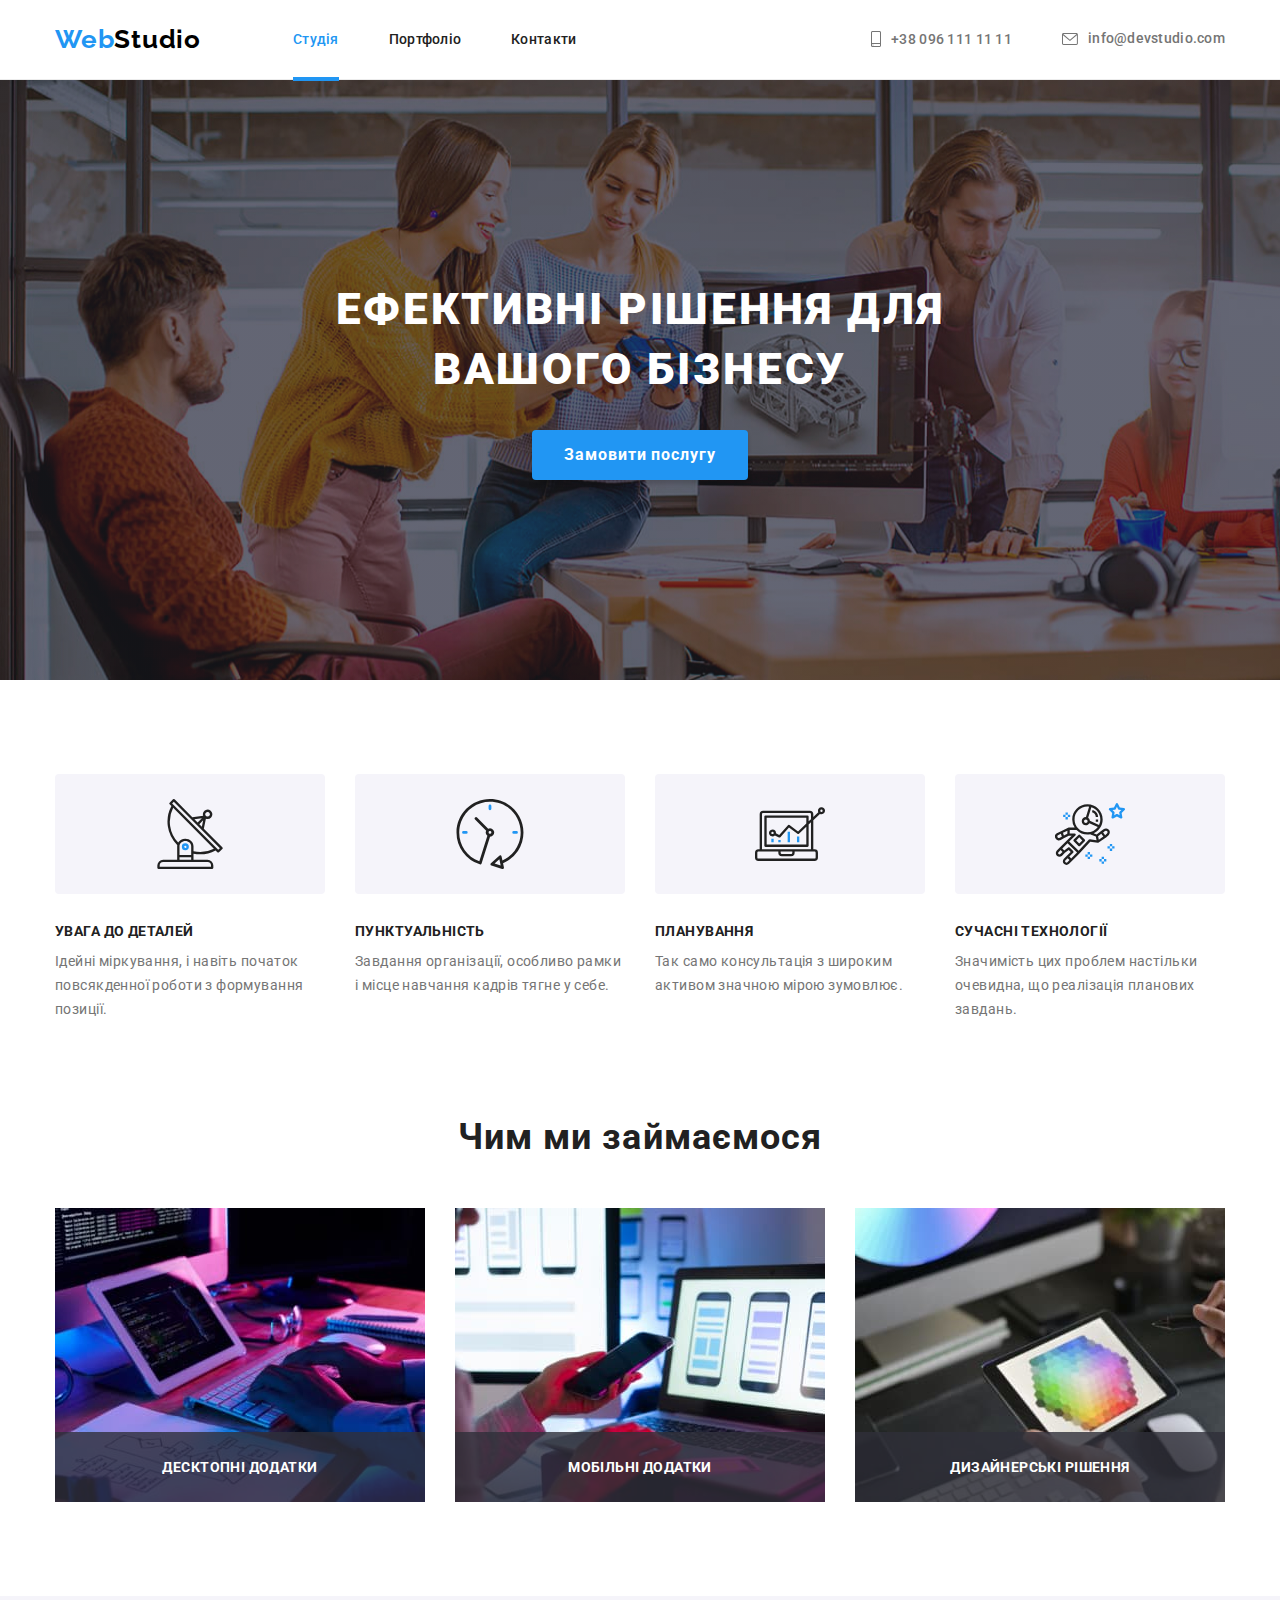
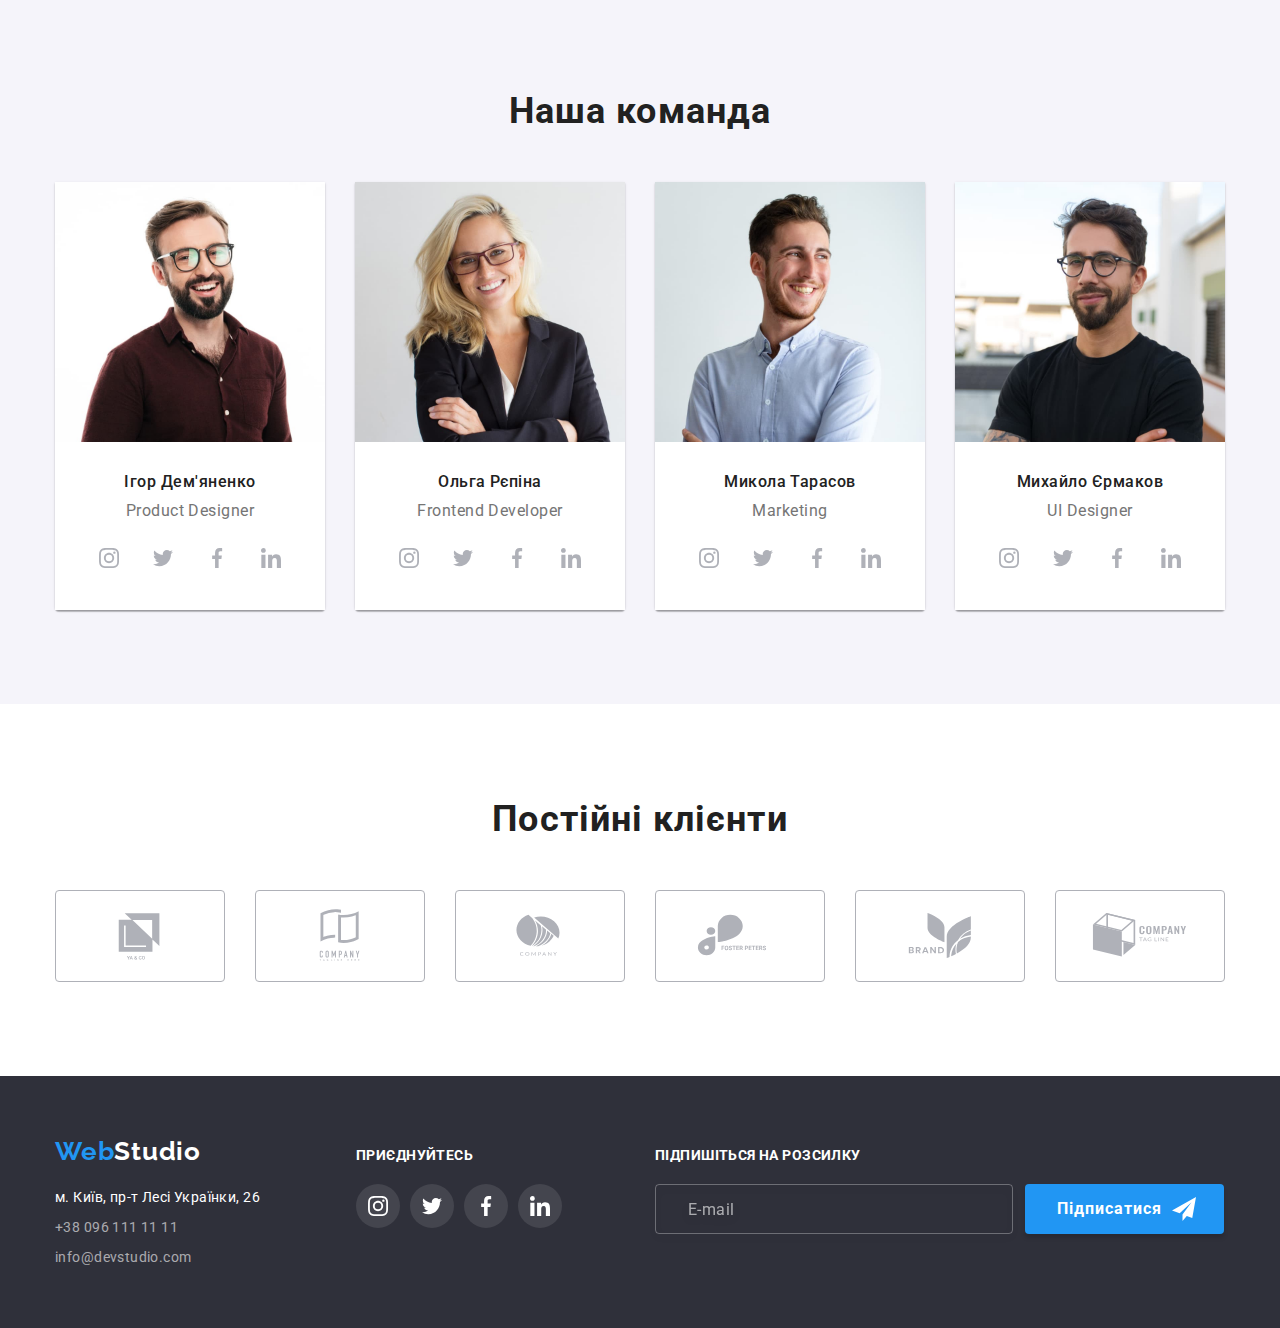
<file: index.html>
<!DOCTYPE html>
<html lang="uk">
  <head>
    <meta charset="UTF-8"/>
    <meta name="viewport" content="width=device-width, initial-scale=1.0"/>
    <title>Головна</title>
    <link
      rel="stylesheet"
      href="https://cdnjs.cloudflare.com/ajax/libs/modern-normalize/1.0.0/modern-normalize.min.css"
    />
    <link href="./css/styles.css" rel="stylesheet" />
    <link rel="preconnect" href="https://fonts.googleapis.com" />
    <link rel="preconnect" href="https://fonts.gstatic.com" crossorigin />
    <link
      href="https://fonts.googleapis.com/css2?family=Raleway:wght@700&family=Roboto:wght@400;500;700;900&display=swap"
      rel="stylesheet"
    />
  </head>
  <body>
    <header class="head-links">
      <div class="container">
        <nav class="top-menu">
          <a class="logo" href="./index.html">Web<span class="black">Studio</span></a>
          <ul class="list-items">
            <li class="li-relative"><a class="link current" href="">Студія</a></li>
            <li><a class="link" href="./portfolio.html">Портфоліо</a></li>
            <li><a class="link" href="">Контакти</a></li>
          </ul>
        </nav>
        <ul class="list-items">
          <li>
            <a class="link contact" href="tel:+380961111111">
              <svg width="10" height="16" class="icon-contact">
                <use href="./images/sprite.svg#smartphone"></use>
              </svg>
              <span>+38 096 111 11 11</span>
            </a>
          </li>
          <li>
            <a class="link contact" href="mailto:info@devstudio.com">
              <svg width="16" height="12" class="icon-contact">
                <use href="./images/sprite.svg#envelope"></use>
              </svg>
              <span>info@devstudio.com</span>
            </a>
          </li>
        </ul>
      </div>
    </header>
    <main>
      <section class="hero">
        <div class="container">
          <h1 class="main-header">Ефективні рішення для вашого бізнесу</h1>
          <button class="big-button" type="button" data-modal-open>Замовити послугу</button>
        </div>
      </section>
      <section class="section advantages">
        <div class="container">
          <h2 class="headlines">Наші переваги</h2>
          <ul class="list-items">
            <li class="text-box">
              <div class="icon-wrapper">
                <svg class="icon-advant">
                  <use href="./images/sprite.svg#antenna"></use>
                </svg>
              </div>
              <h3 class="features">УВАГА ДО ДЕТАЛЕЙ</h3>
              <p class="description">
                Ідейні міркування, і навіть початок повсякденної роботи з формування позиції.
              </p>
            </li>
            <li class="text-box">
              <div class="icon-wrapper">
                <svg class="icon-advant">
                  <use href="./images/sprite.svg#clock"></use>
                </svg>
              </div>
              <h3 class="features">ПУНКТУАЛЬНІСТЬ</h3>
              <p class="description">
                Завдання організації, особливо рамки і місце навчання кадрів тягне у себе.
              </p>
            </li>
            <li class="text-box">
              <div class="icon-wrapper">
                <svg class="icon-advant">
                  <use href="./images/sprite.svg#screen"></use>
                </svg>
              </div>
              <h3 class="features">ПЛАНУВАННЯ</h3>
              <p class="description">
                Так само консультація з широким активом значною мірою зумовлює.
              </p>
            </li>
            <li class="text-box">
              <div class="icon-wrapper">
                <svg class="icon-advant">
                  <use href="./images/sprite.svg#stars"></use>
                </svg>
              </div>
              <h3 class="features">СУЧАСНІ ТЕХНОЛОГІЇ</h3>
              <p class="description">
                Значимість цих проблем настільки очевидна, що реалізація планових завдань.
              </p>
            </li>
          </ul>
        </div>
      </section>
      <section class="section directions">
        <div class="container">
          <h2 class="headlines">Чим ми займаємося</h2>
          <ul class="list-items">
            <li class="relative-container">
              <img
                class="images"
                src="./images/img11.jpg"
                alt="Руки програміста на клавіатурі перед монтітором"
              />
              <div class="label">
                <h2 class="label-headline">Десктопні додатки</h2>
              </div>
            </li>
            <li class="relative-container">
              <img
                class="images"
                src="./images/img21.jpg"
                alt="Програміст тримає смартфон перед монітором ноутбука"
              />
              <div class="label">
                <h2 class="label-headline">Мобільні додатки</h2>
              </div>
            </li>
            <li class="relative-container">
              <img
                class="images"
                src="./images/img31.jpg"
                alt="Руки програміста тримають планшет, на екрані - вибір кольору"
              />
              <div class="label">
                <h2 class="label-headline">Дизайнерські рішення</h2>
              </div>
            </li>
          </ul>
        </div>
      </section>
      <section class="section team">
        <div class="container">
          <h2 class="headlines">Наша команда</h2>
          <ul class="list-items">
            <li class="member-card">
              <img class="images" src="./images/team11.jpg" alt="Портрет Ігоря" width="270" />
              <div class="team-text">
                <h3 class="member">Ігор Дем'яненко</h3>
                <p class="profession">Product Designer</p>                         
                <ul class="list-items social-wrapper">
                  <li>
                    <a class="circle" href="">
                      <svg class="icon-social">
                        <use href="./images/sprite.svg#instagram"></use>
                      </svg>
                    </a>
                  </li>
                  <li>
                    <a class="circle" href="">
                      <svg class="icon-social">
                        <use href="./images/sprite.svg#twitter"></use>
                      </svg>
                    </a>
                  </li>
                  <li>
                    <a class="circle" href="">
                      <svg class="icon-social">
                        <use href="./images/sprite.svg#facebook"></use>
                      </svg>
                    </a>
                  </li>
                  <li>
                    <a class="circle" href="">
                      <svg class="icon-social">
                        <use href="./images/sprite.svg#linkedin"></use>
                      </svg>
                    </a>
                  </li>
                </ul>   
              </div>          
            </li>
            <li class="member-card">
              <img class="images" src="./images/team21.jpg" alt="Портрет Ольги" width="270" />
              <div class="team-text">
                <h3 class="member">Ольга Рєпіна</h3>
                <p class="profession">Frontend Developer</p>
                <ul class="list-items social-wrapper">
                  <li>
                    <a class="circle" href="">
                      <svg class="icon-social">
                        <use href="./images/sprite.svg#instagram"></use>
                      </svg>
                    </a>
                  </li>
                  <li>
                    <a class="circle" href="">
                      <svg class="icon-social">
                        <use href="./images/sprite.svg#twitter"></use>
                      </svg>
                    </a>
                  </li>
                  <li>
                    <a class="circle" href="">
                      <svg class="icon-social">
                        <use href="./images/sprite.svg#facebook"></use>
                      </svg>
                    </a>
                  </li>
                  <li>
                    <a class="circle" href="">
                      <svg class="icon-social">
                        <use href="./images/sprite.svg#linkedin"></use>
                      </svg>
                    </a>
                  </li>
                </ul> 
              </div>           
            </li>             
            <li class="member-card">
              <img class="images" src="./images/team31.jpg" alt="Портрет Миколи" width="270" />
              <div class="team-text">
                <h3 class="member">Микола Тарасов</h3>
                <p class="profession">Marketing</p>              
                <ul class="list-items social-wrapper">
                  <li>
                    <a class="circle" href="">
                      <svg class="icon-social">
                        <use href="./images/sprite.svg#instagram"></use>
                      </svg>
                    </a>
                  </li>
                  <li>
                    <a class="circle" href="">
                      <svg class="icon-social">
                        <use href="./images/sprite.svg#twitter"></use>
                      </svg>
                    </a>
                  </li>
                  <li>
                    <a class="circle" href="">
                      <svg class="icon-social">
                        <use href="./images/sprite.svg#facebook"></use>
                      </svg>
                    </a>
                  </li>
                  <li>
                    <a class="circle" href="">
                      <svg class="icon-social">
                        <use href="./images/sprite.svg#linkedin"></use>
                      </svg>
                    </a>
                  </li>
                </ul>  
              </div>          
            </li>
            <li class="member-card">
              <img class="images" src="./images/team41.jpg" alt="Портрет Михайла" width="270" />
              <div class="team-text">
                <h3 class="member">Михайло Єрмаков</h3>
                <p class="profession">UI Designer</p>              
                <ul class="list-items social-wrapper">
                  <li>
                    <a class="circle" href="">
                      <svg class="icon-social">
                        <use href="./images/sprite.svg#instagram"></use>
                      </svg>
                    </a>
                  </li>
                  <li>
                    <a class="circle" href="">
                      <svg class="icon-social">
                        <use href="./images/sprite.svg#twitter"></use>
                      </svg>
                    </a>
                  </li>
                  <li>
                    <a class="circle" href="">
                      <svg class="icon-social">
                        <use href="./images/sprite.svg#facebook"></use>
                      </svg>
                    </a>
                  </li>
                  <li>
                    <a class="circle" href="">
                      <svg class="icon-social">
                        <use href="./images/sprite.svg#linkedin"></use>
                      </svg>
                    </a>
                  </li>
                </ul>  
              </div>          
            </li>
        </ul>
        </div>
      </section>
      <section class="section clients">
        <div class="container">
          <h2 class="headlines">Постійні клієнти</h2>
          <ul class="list-items logos">
            <li>
              <a class="client-logo" href="">
                <svg class="icon-logo">
                  <use href="./images/sprite.svg#Logo1"></use>
                </svg>
              </a>
            </li>
            <li>
              <a class="client-logo" href="">
                <svg class="icon-logo">
                  <use href="./images/sprite.svg#Logo2"></use>
                </svg>
              </a>
            </li>
            <li>
              <a class="client-logo" href="">
                <svg class="icon-logo">
                  <use href="./images/sprite.svg#Logo3"></use>
                </svg>
              </a>
            </li>
            <li>
              <a class="client-logo" href="">
                <svg class="icon-logo">
                  <use href="./images/sprite.svg#Logo4"></use>
                </svg>
              </a>
            </li>
            <li>
              <a class="client-logo" href="">
                <svg class="icon-logo">
                  <use href="./images/sprite.svg#Logo5"></use>
                </svg>
              </a>
            </li>
            <li>
              <a class="client-logo" href="">
                <svg class="icon-logo">
                  <use href="./images/sprite.svg#Logo6"></use>
                </svg>
              </a>
            </li>
          </ul>
        </div>
      </section>
    </main>
    <footer class="footer-block">
      <div class="container">
        <div class="footer-left-block">
          <a class="logo" href="./index.html">Web<span class="white">Studio</span></a>
          <address class="address-text">
            <p class="office">м. Київ, пр-т Лесі Українки, 26</p>
            <ul class="list-items">
              <li class="contacts">
                <a class="link" href="tel:+380961111111">+38 096 111 11 11</a>
              </li>
              <li class="contacts">
                <a class="link" href="mailto:info@devstudio.com">info@devstudio.com</a>
              </li>
            </ul>
          </address>
        </div>
        <div class="footer-social">
          <p class="headline-social">Приєднуйтесь</p>
          <ul class="list-items footer-social-wrapper">
            <li>
              <a class="circle" href="">
                <svg class="icon-social">
                  <use href="./images/sprite.svg#instagram"></use>
                </svg>
              </a>
            </li>
            <li>
              <a class="circle" href="">
                <svg class="icon-social">
                  <use href="./images/sprite.svg#twitter"></use>
                </svg>
              </a>
            </li>
            <li>
              <a class="circle" href="">
                <svg class="icon-social">
                  <use href="./images/sprite.svg#facebook"></use>
                </svg>
              </a>
            </li>
            <li>
              <a class="circle" href="">
                <svg class="icon-social">
                  <use href="./images/sprite.svg#linkedin"></use>
                </svg>
              </a>
            </li>
          </ul>
        </div>
        <form class="footer-form">
          <p class="headline-social">підпишіться на розсилку</p> 
          <div class="footer-form-wrapper">
            <Label for="email">
              <input type="email" name="email" class="footer-input" id="email" placeholder="E-mail"/>
            </Label>
            <button type="submit" class="big-button plane">          
              <span class="subscribe">
                Підписатися
                <svg class="icon-send">
                  <use href="./images/sprite.svg#plane"></use>
                </svg>
              </span>
            </button>
          </div>
        </form>
      </div>
    </footer>
    <div class="overlay is-hidden" data-modal>
      <div class="modal">
        <button type="button" class="close-button" data-modal-close>
          <svg class="icon-close">
            <use href="./images/sprite.svg#close"></use>
          </svg>
        </button>
        <form name="form-contacts" class="form-contacts" autocomplete="off" novalidate>
          <h2 class="form-headline">Залиште свої дані, ми вам передзвонимо</h2>
          <div class="input-container">
            <label class="input-label" for="username">Ім'я</label>
            <input type="text" name="username" id="username" class="modal-input">
            <svg class="icon-input">
              <use href="./images/sprite.svg#user"></use>
            </svg>
          </div>
          <div class="input-container">            
            <label class="input-label" for="phone">Телефон</label>
            <input type="tel" name="phone" id="phone" class="modal-input">
            <svg class="icon-input">
              <use href="./images/sprite.svg#phone"></use>
            </svg>
          </div>
          <div class="input-container">            
            <label class="input-label" for="e-mail">Пошта</label>
            <input type="tel" name="email" id="e-mail" class="modal-input">
            <svg class="icon-input">
              <use href="./images/sprite.svg#email"></use>
            </svg>
          </div>
          <label class="input-label" for="comment">Коментар</label>
          <textarea name="comment" id="comment" class="text-comment" rows="5" 
          placeholder="Введіть текст..."></textarea>   
          <div class="agree-container">            
          <label class="agree-label">
            <input type="checkbox" name="agree" class="checkbox" checked/>
            <svg class="icon-check">
              <use href="./images/sprite.svg#check" class="checked"></use>
              <use href="./images/sprite.svg#unchecked" class="unchecked"></use>
            </svg>                    
            <span>
              Погоджуюся з розсилкою та приймаю <a href="" class="simple-link">Умови договору </a>
            </span>
          </label> 
          </div>  
          <button type="submit" class="big-button send">Відправити</button>               
        </form>
      </div>
    </div>
    <script src="./js/modal.js"></script>
  </body>
</html>
</file>
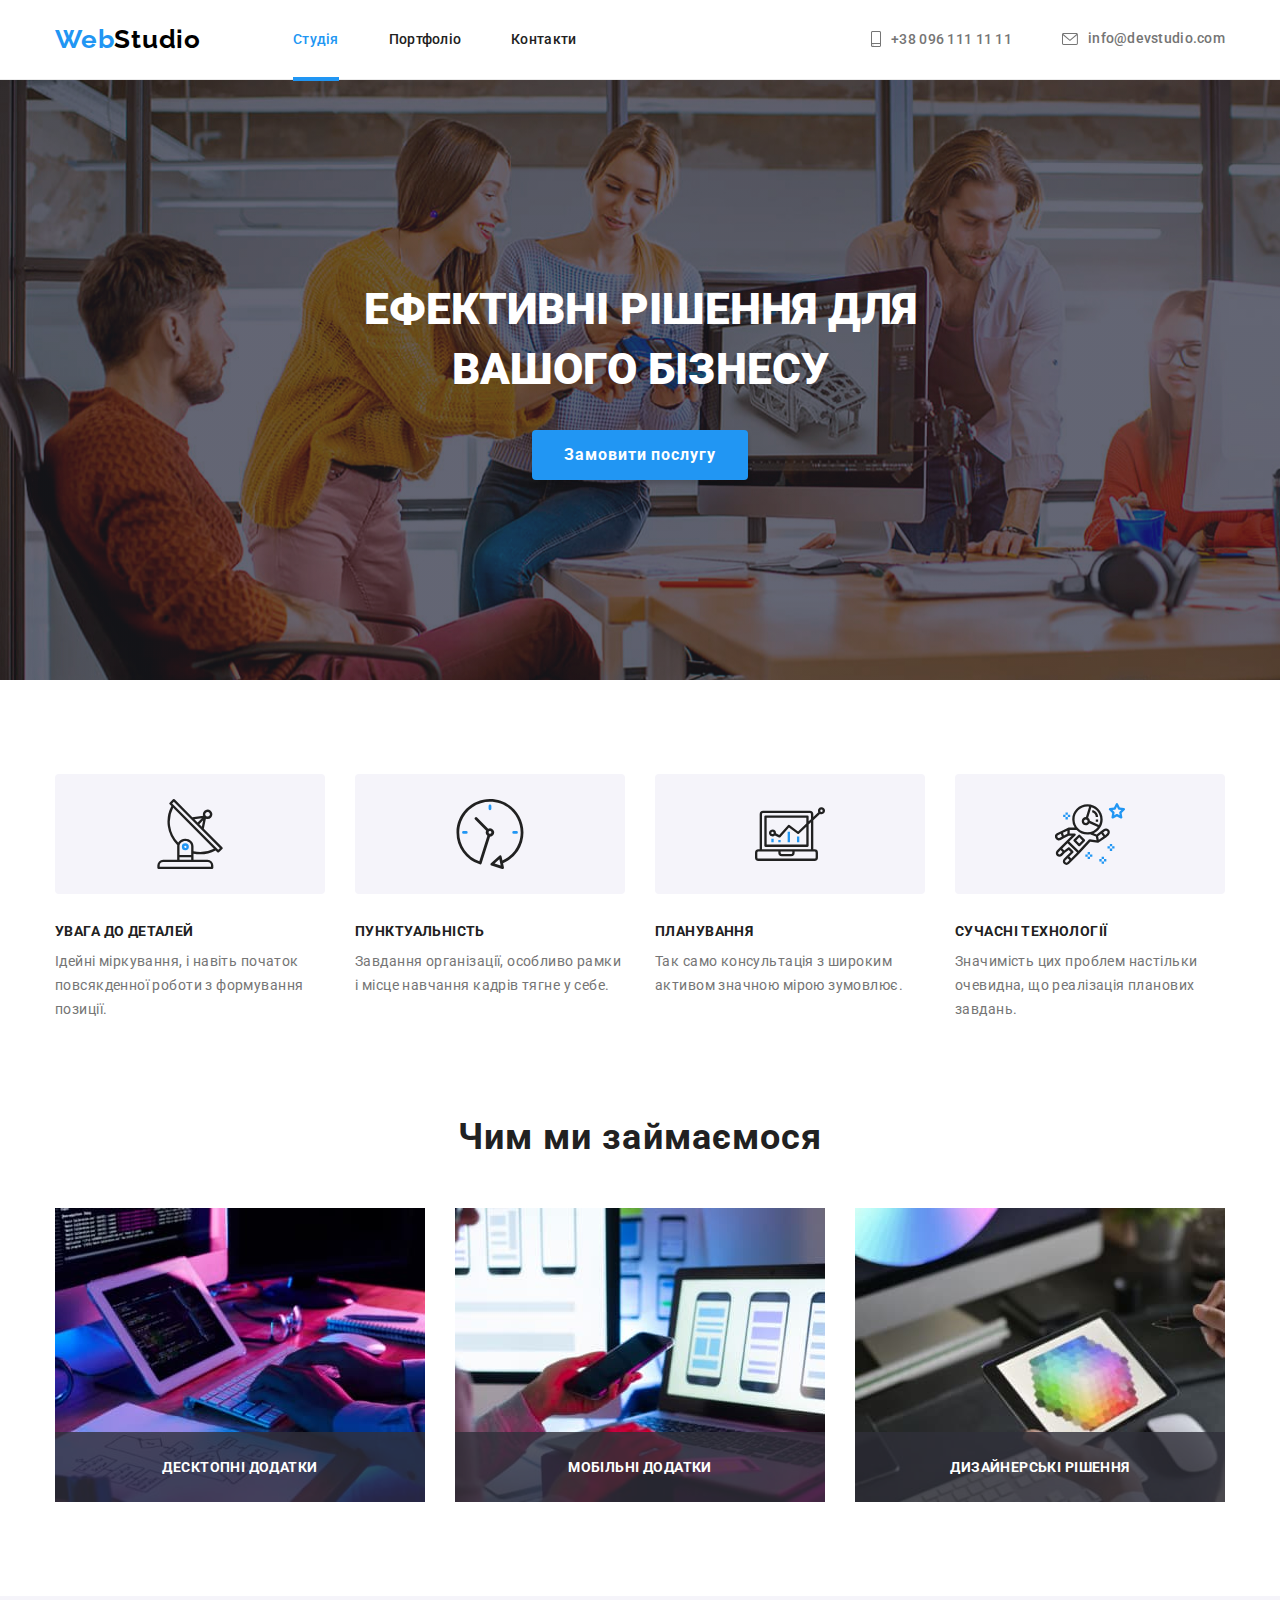
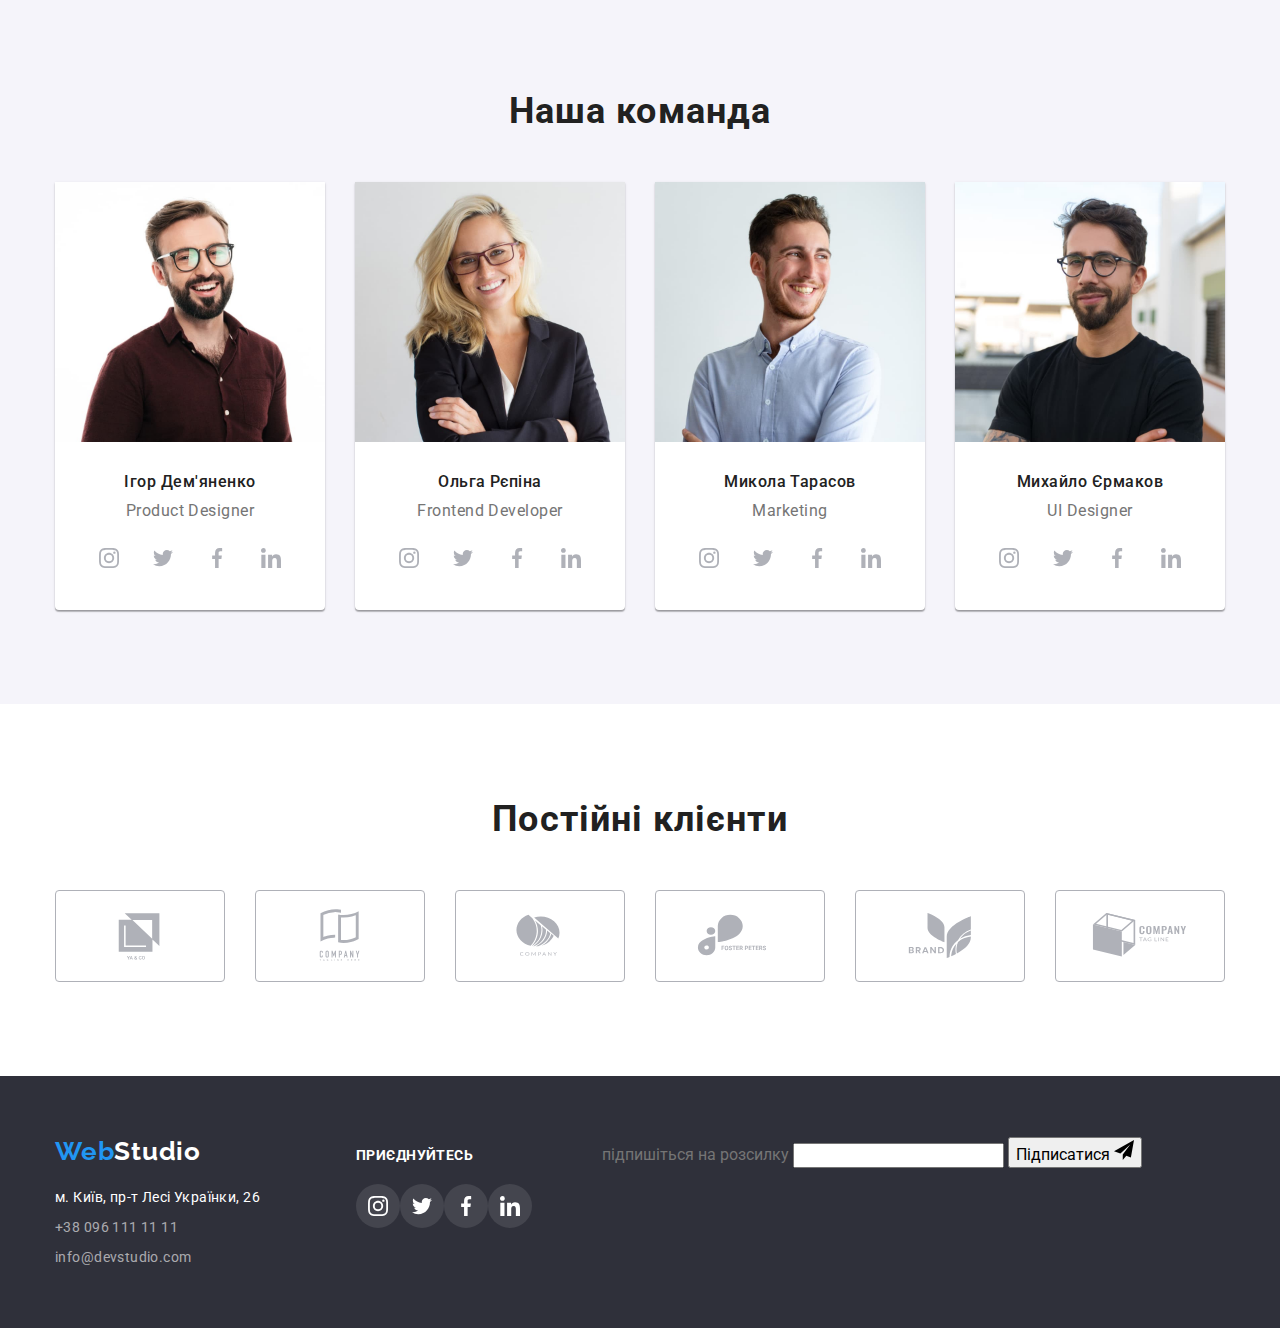
<file: tempr-6/index.html>
<!DOCTYPE html>
<html lang="uk">
  <head>
    <meta charset="UTF-8"/>
    <meta name="viewport" content="width=device-width, initial-scale=1.0"/>
    <title>Головна</title>
    <link
      rel="stylesheet"
      href="https://cdnjs.cloudflare.com/ajax/libs/modern-normalize/1.0.0/modern-normalize.min.css"
    />
    <link href="./css/styles.css" rel="stylesheet" />
    <link rel="preconnect" href="https://fonts.googleapis.com" />
    <link rel="preconnect" href="https://fonts.gstatic.com" crossorigin />
    <link
      href="https://fonts.googleapis.com/css2?family=Raleway:wght@700&family=Roboto:wght@400;500;700;900&display=swap"
      rel="stylesheet"
    />
  </head>
  <body>
    <header class="head-links">
      <div class="container">
        <nav class="top-menu">
          <a class="logo" href="./index.html">Web<span class="black">Studio</span></a>
          <ul class="list-items">
            <li class="li-relative"><a class="link current" href="">Студія</a></li>
            <li><a class="link" href="./portfolio.html">Портфоліо</a></li>
            <li><a class="link" href="">Контакти</a></li>
          </ul>
        </nav>
        <ul class="list-items">
          <li>
            <a class="link contact" href="tel:+380961111111">
              <svg width="10" height="16" class="icon-contact">
                <use href="./images/sprite.svg#smartphone"></use>
              </svg>
              <span>+38 096 111 11 11</span>
            </a>
          </li>
          <li>
            <a class="link contact" href="mailto:info@devstudio.com">
              <svg width="16" height="12" class="icon-contact">
                <use href="./images/sprite.svg#envelope"></use>
              </svg>
              <span>info@devstudio.com</span>
            </a>
          </li>
        </ul>
      </div>
    </header>
    <main>
      <section class="hero">
        <div class="container">
          <h1 class="main-header">Ефективні рішення для вашого бізнесу</h1>
          <button class="big-button" type="button" data-modal-open>Замовити послугу</button>
        </div>
      </section>
      <section class="section advantages">
        <div class="container">
          <h2 class="headlines">Наші переваги</h2>
          <ul class="list-items">
            <li class="text-box">
              <div class="icon-wrapper">
                <svg class="icon-advant">
                  <use href="./images/sprite.svg#antenna"></use>
                </svg>
              </div>
              <h3 class="features">УВАГА ДО ДЕТАЛЕЙ</h3>
              <p class="description">
                Ідейні міркування, і навіть початок повсякденної роботи з формування позиції.
              </p>
            </li>
            <li class="text-box">
              <div class="icon-wrapper">
                <svg class="icon-advant">
                  <use href="./images/sprite.svg#clock"></use>
                </svg>
              </div>
              <h3 class="features">ПУНКТУАЛЬНІСТЬ</h3>
              <p class="description">
                Завдання організації, особливо рамки і місце навчання кадрів тягне у себе.
              </p>
            </li>
            <li class="text-box">
              <div class="icon-wrapper">
                <svg class="icon-advant">
                  <use href="./images/sprite.svg#screen"></use>
                </svg>
              </div>
              <h3 class="features">ПЛАНУВАННЯ</h3>
              <p class="description">
                Так само консультація з широким активом значною мірою зумовлює.
              </p>
            </li>
            <li class="text-box">
              <div class="icon-wrapper">
                <svg class="icon-advant">
                  <use href="./images/sprite.svg#stars"></use>
                </svg>
              </div>
              <h3 class="features">СУЧАСНІ ТЕХНОЛОГІЇ</h3>
              <p class="description">
                Значимість цих проблем настільки очевидна, що реалізація планових завдань.
              </p>
            </li>
          </ul>
        </div>
      </section>
      <section class="section directions">
        <div class="container">
          <h2 class="headlines">Чим ми займаємося</h2>
          <ul class="list-items">
            <li class="relative-container">
              <img
                class="images"
                src="./images/img11.jpg"
                alt="Руки програміста на клавіатурі перед монтітором"
              />
              <div class="label">
                <h2 class="label-headline">Десктопні додатки</h2>
              </div>
            </li>
            <li class="relative-container">
              <img
                class="images"
                src="./images/img21.jpg"
                alt="Програміст тримає смартфон перед монітором ноутбука"
              />
              <div class="label">
                <h2 class="label-headline">Мобільні додатки</h2>
              </div>
            </li>
            <li class="relative-container">
              <img
                class="images"
                src="./images/img31.jpg"
                alt="Руки програміста тримають планшет, на екрані - вибір кольору"
              />
              <div class="label">
                <h2 class="label-headline">Дизайнерські рішення</h2>
              </div>
            </li>
          </ul>
        </div>
      </section>
      <section class="section team">
        <div class="container">
          <h2 class="headlines">Наша команда</h2>
          <ul class="list-items">
            <li class="member-card">
              <img class="images" src="./images/team11.jpg" alt="Портрет Ігоря" width="270" />
              <div class="team-text">
                <h3 class="member">Ігор Дем'яненко</h3>
                <p class="profession">Product Designer</p>
              </div>
              <div class="social-div">             
                <ul class="list-items social-wrapper">
                  <li>
                    <a class="circle" href="">
                      <svg class="icon-social">
                        <use href="./images/sprite.svg#instagram"></use>
                      </svg>
                    </a>
                  </li>
                  <li>
                    <a class="circle" href="">
                      <svg class="icon-social">
                        <use href="./images/sprite.svg#twitter"></use>
                      </svg>
                    </a>
                  </li>
                  <li>
                    <a class="circle" href="">
                      <svg class="icon-social">
                        <use href="./images/sprite.svg#facebook"></use>
                      </svg>
                    </a>
                  </li>
                  <li>
                    <a class="circle" href="">
                      <svg class="icon-social">
                        <use href="./images/sprite.svg#linkedin"></use>
                      </svg>
                    </a>
                  </li>
                </ul>   
              </div>          
            </li>
            <li class="member-card">
              <img class="images" src="./images/team21.jpg" alt="Портрет Ольги" width="270" />
              <div class="team-text">
                <h3 class="member">Ольга Рєпіна</h3>
                <p class="profession">Frontend Developer</p>
              </div>
              <div class="social-div"> 
                <ul class="list-items social-wrapper">
                  <li>
                    <a class="circle" href="">
                      <svg class="icon-social">
                        <use href="./images/sprite.svg#instagram"></use>
                      </svg>
                    </a>
                  </li>
                  <li>
                    <a class="circle" href="">
                      <svg class="icon-social">
                        <use href="./images/sprite.svg#twitter"></use>
                      </svg>
                    </a>
                  </li>
                  <li>
                    <a class="circle" href="">
                      <svg class="icon-social">
                        <use href="./images/sprite.svg#facebook"></use>
                      </svg>
                    </a>
                  </li>
                  <li>
                    <a class="circle" href="">
                      <svg class="icon-social">
                        <use href="./images/sprite.svg#linkedin"></use>
                      </svg>
                    </a>
                  </li>
                </ul> 
              </div>           
            </li>             
            <li class="member-card">
              <img class="images" src="./images/team31.jpg" alt="Портрет Миколи" width="270" />
              <div class="team-text">
                <h3 class="member">Микола Тарасов</h3>
                <p class="profession">Marketing</p>
              </div>
              <div class="social-div"> 
                <ul class="list-items social-wrapper">
                  <li>
                    <a class="circle" href="">
                      <svg class="icon-social">
                        <use href="./images/sprite.svg#instagram"></use>
                      </svg>
                    </a>
                  </li>
                  <li>
                    <a class="circle" href="">
                      <svg class="icon-social">
                        <use href="./images/sprite.svg#twitter"></use>
                      </svg>
                    </a>
                  </li>
                  <li>
                    <a class="circle" href="">
                      <svg class="icon-social">
                        <use href="./images/sprite.svg#facebook"></use>
                      </svg>
                    </a>
                  </li>
                  <li>
                    <a class="circle" href="">
                      <svg class="icon-social">
                        <use href="./images/sprite.svg#linkedin"></use>
                      </svg>
                    </a>
                  </li>
                </ul>  
              </div>          
            </li>
            <li class="member-card">
              <img class="images" src="./images/team41.jpg" alt="Портрет Михайла" width="270" />
              <div class="team-text">
                <h3 class="member">Михайло Єрмаков</h3>
                <p class="profession">UI Designer</p>
              </div>
              <div class="social-div"> 
                <ul class="list-items social-wrapper">
                  <li>
                    <a class="circle" href="">
                      <svg class="icon-social">
                        <use href="./images/sprite.svg#instagram"></use>
                      </svg>
                    </a>
                  </li>
                  <li>
                    <a class="circle" href="">
                      <svg class="icon-social">
                        <use href="./images/sprite.svg#twitter"></use>
                      </svg>
                    </a>
                  </li>
                  <li>
                    <a class="circle" href="">
                      <svg class="icon-social">
                        <use href="./images/sprite.svg#facebook"></use>
                      </svg>
                    </a>
                  </li>
                  <li>
                    <a class="circle" href="">
                      <svg class="icon-social">
                        <use href="./images/sprite.svg#linkedin"></use>
                      </svg>
                    </a>
                  </li>
                </ul>  
              </div>          
            </li>
        </ul>
        </div>
      </section>
      <section class="section clients">
        <div class="container">
          <h2 class="headlines">Постійні клієнти</h2>
          <ul class="list-items logos">
            <li>
              <a class="client-logo" href="">
                <svg class="icon-logo">
                  <use href="./images/sprite.svg#Logo1"></use>
                </svg>
              </a>
            </li>
            <li>
              <a class="client-logo" href="">
                <svg class="icon-logo">
                  <use href="./images/sprite.svg#Logo2"></use>
                </svg>
              </a>
            </li>
            <li>
              <a class="client-logo" href="">
                <svg class="icon-logo">
                  <use href="./images/sprite.svg#Logo3"></use>
                </svg>
              </a>
            </li>
            <li>
              <a class="client-logo" href="">
                <svg class="icon-logo">
                  <use href="./images/sprite.svg#Logo4"></use>
                </svg>
              </a>
            </li>
            <li>
              <a class="client-logo" href="">
                <svg class="icon-logo">
                  <use href="./images/sprite.svg#Logo5"></use>
                </svg>
              </a>
            </li>
            <li>
              <a class="client-logo" href="">
                <svg class="icon-logo">
                  <use href="./images/sprite.svg#Logo6"></use>
                </svg>
              </a>
            </li>
          </ul>
        </div>
      </section>
    </main>
    <footer class="footer-block">
      <div class="container">
        <div style="width: 231px">
          <a class="logo" href="./index.html">Web<span class="white">Studio</span></a>
          <address class="address-text">
            <p class="office">м. Київ, пр-т Лесі Українки, 26</p>
            <ul class="list-items">
              <li class="contacts">
                <a class="link" href="tel:+380961111111">+38 096 111 11 11</a>
              </li>
              <li class="contacts">
                <a class="link" href="mailto:info@devstudio.com">info@devstudio.com</a>
              </li>
            </ul>
          </address>
        </div>
        <div class="footer-social">
          <p class="headline-social">Приєднуйтесь</p>
          <ul class="list-items footer-social-wrapper">
            <li>
              <a class="circle" href="">
                <svg class="icon-social">
                  <use href="./images/sprite.svg#instagram"></use>
                </svg>
              </a>
            </li>
            <li>
              <a class="circle" href="">
                <svg class="icon-social">
                  <use href="./images/sprite.svg#twitter"></use>
                </svg>
              </a>
            </li>
            <li>
              <a class="circle" href="">
                <svg class="icon-social">
                  <use href="./images/sprite.svg#facebook"></use>
                </svg>
              </a>
            </li>
            <li>
              <a class="circle" href="">
                <svg class="icon-social">
                  <use href="./images/sprite.svg#linkedin"></use>
                </svg>
              </a>
            </li>
          </ul>
        </div>
        <form>
          <Label>
            підпишіться на розсилку
            <input type="email" name="email" />
          </Label>
          <button type="submit">
            Підписатися
            <svg class="icon-social">
              <use href="./images/sprite.svg#plane"></use>
            </svg>
          </button>
        </form>
      </div>
    </footer>
    <div class="overlay is-hidden" data-modal>
      <div class="modal">
        <button type="button" class="close-button" data-modal-close>
          <svg class="icon-close">
            <use href="./images/sprite.svg#close"></use>
          </svg>
        </button>
        <form>
          <p class="form-headline">Залиште свої дані, ми вам передзвонимо</p>
          <div class="form-container">
            <label>Ім'я<input type="text"name="username"></label>
            <svg class="icon-close">
              <use href="./images/sprite.svg#user"></use>
            </svg>
          </div>
          <div class="form-container">
            <label>Телефон<input type="tel" name="phone_number"></label>
            <svg class="icon-close">
              <use href="./images/sprite.svg#phone"></use>
            </svg>
          </div>
          <div class="form-container">
            <label>Пошта<input type="email" name="email"></label>
            <svg class="icon-close">
              <use href="./images/sprite.svg#email"></use>
            </svg>
          </div>
          <label>Коментар<textarea name="comment" rows="5" placeholder="Введіть текст..."></textarea>
          </label>
          
          <label>
            <input type="checkbox" name="agreenemt" value="true" checked />
            Погоджуюся з розсилкою та приймаю  Умови договору
          </label>
          <div class="chkbx">
            <svg class="icon-check">
              <use href="./images/sprite.svg#check"></use>
            </svg>
          </div>
          <button type="submit">Відправити</button>
        </form>

      </div>
    </div>
    <script src="./js/modal.js"></script>
  </body>
</html>
</file>
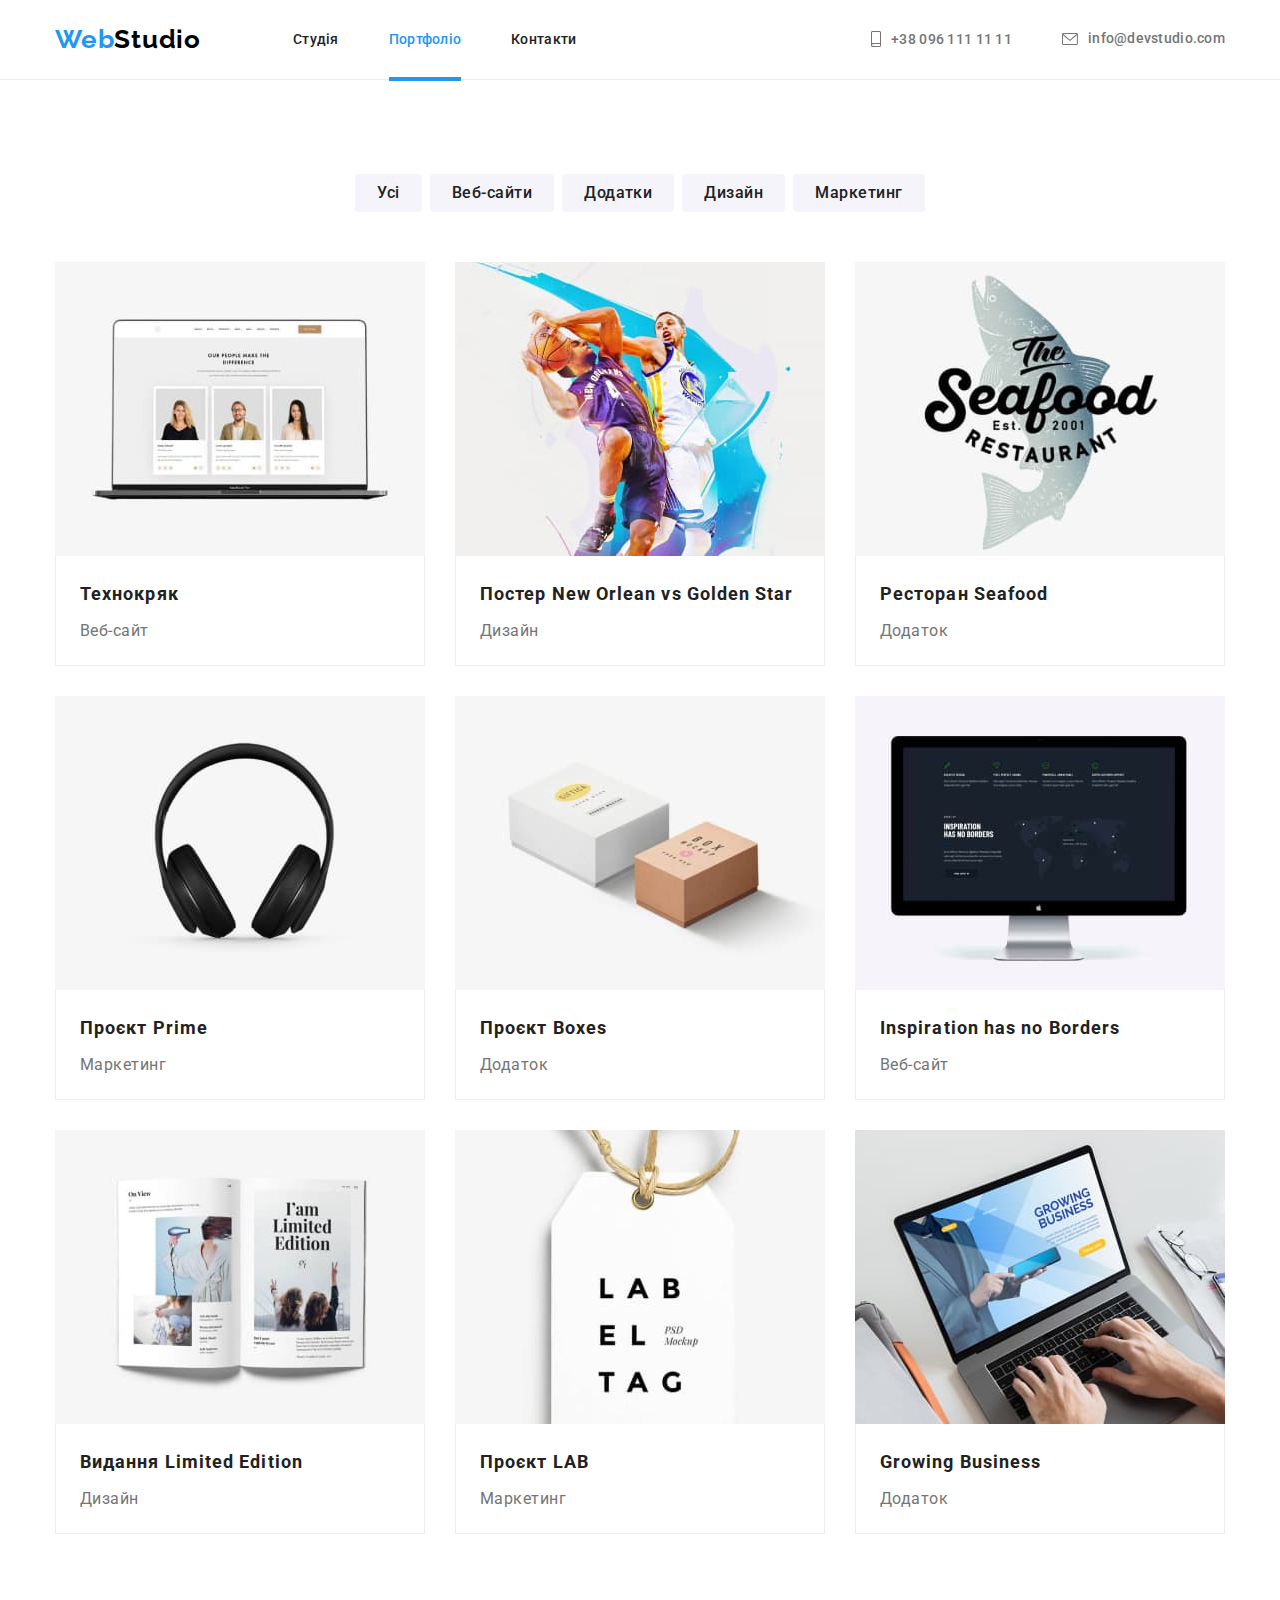
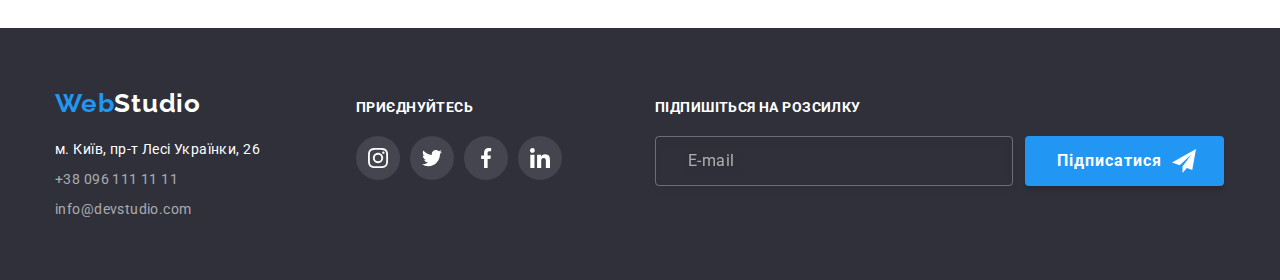
<file: portfolio.html>
<!DOCTYPE html>
<html lang="uk">
  <head>
    <meta charset="UTF-8"/>
    <meta name="viewport" content="width=device-width, initial-scale=1.0"/>
    <title>Портфоліо</title>
    <link
      rel="stylesheet"
      href="https://cdnjs.cloudflare.com/ajax/libs/modern-normalize/1.0.0/modern-normalize.min.css"
    />
    <link href="./css/styles.css" rel="stylesheet" />
    <link rel="preconnect" href="https://fonts.googleapis.com" />
    <link rel="preconnect" href="https://fonts.gstatic.com" crossorigin />
    <link
      href="https://fonts.googleapis.com/css2?family=Raleway:wght@700&family=Roboto:wght@400;500;700;900&display=swap"
      rel="stylesheet"
    />
  </head>
  <body>
    <header class="head-links">
      <div class="container">
        <nav class="top-menu">
          <a class="logo" href="./index.html">Web<span class="black">Studio</span></a>
          <ul class="list-items">
            <li><a class="link" href="./index.html">Студія</a></li>
            <li class="li-relative"><a class="link current" href="">Портфоліо</a></li>
            <li><a class="link" href="">Контакти</a></li>
          </ul>
        </nav>
        <ul class="list-items">
          <li>
            <a class="link contact" href="tel:+380961111111">
              <svg width="10" height="16" class="icon-contact">
                <use href="./images/sprite.svg#smartphone"></use>
              </svg>
              <span>+38 096 111 11 11</span>
            </a>
          </li>
          <li>
            <a class="link contact" href="mailto:info@devstudio.com">
              <svg width="16" height="12" class="icon-contact">
                <use href="./images/sprite.svg#envelope"></use>
              </svg>
              <span>info@devstudio.com</span>
            </a>
          </li>
        </ul>
      </div>
    </header>
    <main>
      <section class="section portfolio">
        <div class="container">
          <h1 class="headlines">Наші роботи</h1>
          <ul class="list-items filters">
            <li><button class="filter" type="button">Усі</button></li>
            <li><button class="filter" type="button">Веб-сайти</button></li>
            <li><button class="filter" type="button">Додатки</button></li>
            <li><button class="filter" type="button">Дизайн</button></li>
            <li><button class="filter" type="button">Маркетинг</button></li>
          </ul>
          <ul class="list-items gallery">
            <li>
              <a class="card-link" href="">
                <div class="relative-container">
                  <img
                    class="images"
                    src="./images/portfolio/img11.jpg"
                    alt="Екран ноутбука"
                    width="370"
                  />
                  <div class="open-up">
                    <p class="open-up-text">
                      Ресурс пропонує комплексні пропозиції з різним рівнем функціоналу та сервісів. 
                      Все це дозволить відвідувачу отримати вичерпні відомості про 
                      компанію чи приватну особу.</p>
                  </div>                  
                </div>
                <div class="gallery-text">
                  <h2 class="name">Технокряк</h2>
                  <p class="type">Веб-сайт</p>
                </div>
              </a>
            </li>
            <li>
              <a class="card-link" href="">
                <div class="relative-container">
                  <img
                    class="images"
                    src="./images/portfolio/img21.jpg"
                    alt="Два баскетболісти в момент гри"
                    width="370"
                  />
                  <div class="open-up">
                    <p class="open-up-text">
                      Ресурс пропонує комплексні пропозиції з різним рівнем функціоналу та сервісів.
                      Все це дозволить відвідувачу отримати вичерпні відомості про
                      компанію чи приватну особу.</p>
                  </div>
                </div>
                <div class="gallery-text">
                  <h2 class="name">Постер New Orlean vs Golden Star</h2>
                  <p class="type">Дизайн</p>
                </div>                
              </a>
            </li>
            <li>
              <a class="card-link" href="">
                <div class="relative-container">
                  <img
                    class="images"
                    src="./images/portfolio/img31.jpg"
                    alt="Логотип рибного ресторану"
                    width="370"
                  />
                  <div class="open-up">
                    <p class="open-up-text">
                      Ресурс пропонує комплексні пропозиції з різним рівнем функціоналу та сервісів.
                      Все це дозволить відвідувачу отримати вичерпні відомості про
                      компанію чи приватну особу.</p>
                  </div>
                </div>
                <div class="gallery-text">
                  <h2 class="name">Ресторан Seafood</h2>
                  <p class="type">Додаток</p>
                </div>
              </a>
            </li>
            <li>
              <a class="card-link" href="">
                <div class="relative-container">
                  <img
                    class="images"
                    src="./images/portfolio/img41.jpg"
                    alt="Навушники закритого типу"
                    width="370"
                  />
                  <div class="open-up">
                    <p class="open-up-text">
                      Ресурс пропонує комплексні пропозиції з різним рівнем функціоналу та сервісів.
                      Все це дозволить відвідувачу отримати вичерпні відомості про
                      компанію чи приватну особу.</p>
                  </div>
                </div>
                <div class="gallery-text">
                  <h2 class="name">Проєкт Prime</h2>
                  <p class="type">Маркетинг</p>
                </div>
              </a>
            </li>
            <li>
              <a class="card-link" href="">
                <div class="relative-container">
                  <img
                    class="images"
                    src="./images/portfolio/img51.jpg"
                    alt="Дві картонні упаковки"
                    width="370"
                  />
                  <div class="open-up">
                    <p class="open-up-text">
                      Ресурс пропонує комплексні пропозиції з різним рівнем функціоналу та сервісів.
                      Все це дозволить відвідувачу отримати вичерпні відомості про
                      компанію чи приватну особу.</p>
                </div>
                </div>      
                <div class="gallery-text">
                  <h2 class="name">Проєкт Boxes</h2>
                  <p class="type">Додаток</p>
                </div>
              </a>
            </li>
            <li>
              <a class="card-link" href="">
                <div class="relative-container">
                  <img
                    class="images"
                    src="./images/portfolio/img61.jpg"
                    alt="Монітор комп'ютера"
                    width="370"
                  />
                  <div class="open-up">
                    <p class="open-up-text">
                      Ресурс пропонує комплексні пропозиції з різним рівнем функціоналу та сервісів.
                      Все це дозволить відвідувачу отримати вичерпні відомості про
                      компанію чи приватну особу.</p>
                  </div>
                </div>
                <div class="gallery-text">
                  <h2 class="name">Inspiration has no Borders</h2>
                  <p class="type">Веб-сайт</p>
                </div>
              </a>
            </li>
            <li>
              <a class="card-link" href="">
                <div class="relative-container">
                  <img
                    class="images"
                    src="./images/portfolio/img71.jpg"
                    alt="Розкрита книга"
                    width="370"
                  />
                  <div class="open-up">
                    <p class="open-up-text">
                      Ресурс пропонує комплексні пропозиції з різним рівнем функціоналу та сервісів.
                      Все це дозволить відвідувачу отримати вичерпні відомості про
                      компанію чи приватну особу.</p>
                  </div>
                </div>
                <div class="gallery-text">
                  <h2 class="name">Видання Limited Edition</h2>
                  <p class="type">Дизайн</p>
                </div>
              </a>
            </li>
            <li>
              <a class="card-link" href="">
                <div class="relative-container">
                  <img
                    class="images"
                    src="./images/portfolio/img81.jpg"
                    alt="Бірка з написом LAB EL TAG"
                    width="370"
                  />
                  <div class="open-up">
                    <p class="open-up-text">
                      Ресурс пропонує комплексні пропозиції з різним рівнем функціоналу та сервісів.
                      Все це дозволить відвідувачу отримати вичерпні відомості про
                      компанію чи приватну особу.</p>
                  </div>
                </div>
                <div class="gallery-text">
                  <h2 class="name">Проєкт LAB</h2>
                  <p class="type">Маркетинг</p>
                </div>
              </a>
            </li>
            <li>
              <a class="card-link" href="">
                <div class="relative-container">
                  <img
                    class="images"
                    src="./images/portfolio/img91.jpg"
                    alt="Руки на клавіатурі ноутбука"
                    width="370"
                  />
                  <div class="open-up">
                    <p class="open-up-text">
                      Ресурс пропонує комплексні пропозиції з різним рівнем функціоналу та сервісів.
                      Все це дозволить відвідувачу отримати вичерпні відомості про
                      компанію чи приватну особу.</p>
                  </div>
                </div>
                <div class="gallery-text">
                  <h2 class="name">Growing Business</h2>
                  <p class="type">Додаток</p>
                </div>
              </a>
            </li>
          </ul>
        </div>
      </section>
    </main>
    <footer class="footer-block">
      <div class="container">
        <div class="footer-left-block">
          <a class="logo" href="./index.html">Web<span class="white">Studio</span></a>
          <address class="address-text">
            <p class="office">м. Київ, пр-т Лесі Українки, 26</p>
            <ul class="list-items">
              <li class="contacts">
                <a class="link" href="tel:+380961111111">+38 096 111 11 11</a>
              </li>
              <li class="contacts">
                <a class="link" href="mailto:info@devstudio.com">info@devstudio.com</a>
              </li>
            </ul>
          </address>
        </div>
        <div class="footer-social">
          <p class="headline-social">Приєднуйтесь</p>
          <ul class="list-items footer-social-wrapper">
            <li>
              <a class="circle" href="">
                <svg class="icon-social">
                  <use href="./images/sprite.svg#instagram"></use>
                </svg>
              </a>
            </li>
            <li>
              <a class="circle" href="">
                <svg class="icon-social">
                  <use href="./images/sprite.svg#twitter"></use>
                </svg>
              </a>
            </li>
            <li>
              <a class="circle" href="">
                <svg class="icon-social">
                  <use href="./images/sprite.svg#facebook"></use>
                </svg>
              </a>
            </li>
            <li>
              <a class="circle" href="">
                <svg class="icon-social">
                  <use href="./images/sprite.svg#linkedin"></use>
                </svg>
              </a>
            </li>
          </ul>
        </div>
        <form class="footer-form">
          <p class="headline-social">підпишіться на розсилку</p> 
          <div class="footer-form-wrapper">
            <Label for="email">
              <input type="email" name="email" class="footer-input" id="email" placeholder="E-mail"/>
            </Label>
            <button type="submit" class="big-button plane">          
              <span class="subscribe">
                Підписатися
                <svg class="icon-send">
                  <use href="./images/sprite.svg#plane"></use>
                </svg>
              </span>
            </button>
          </div>
        </form>
      </div>
    </footer>
  </body>
</html>
</file>
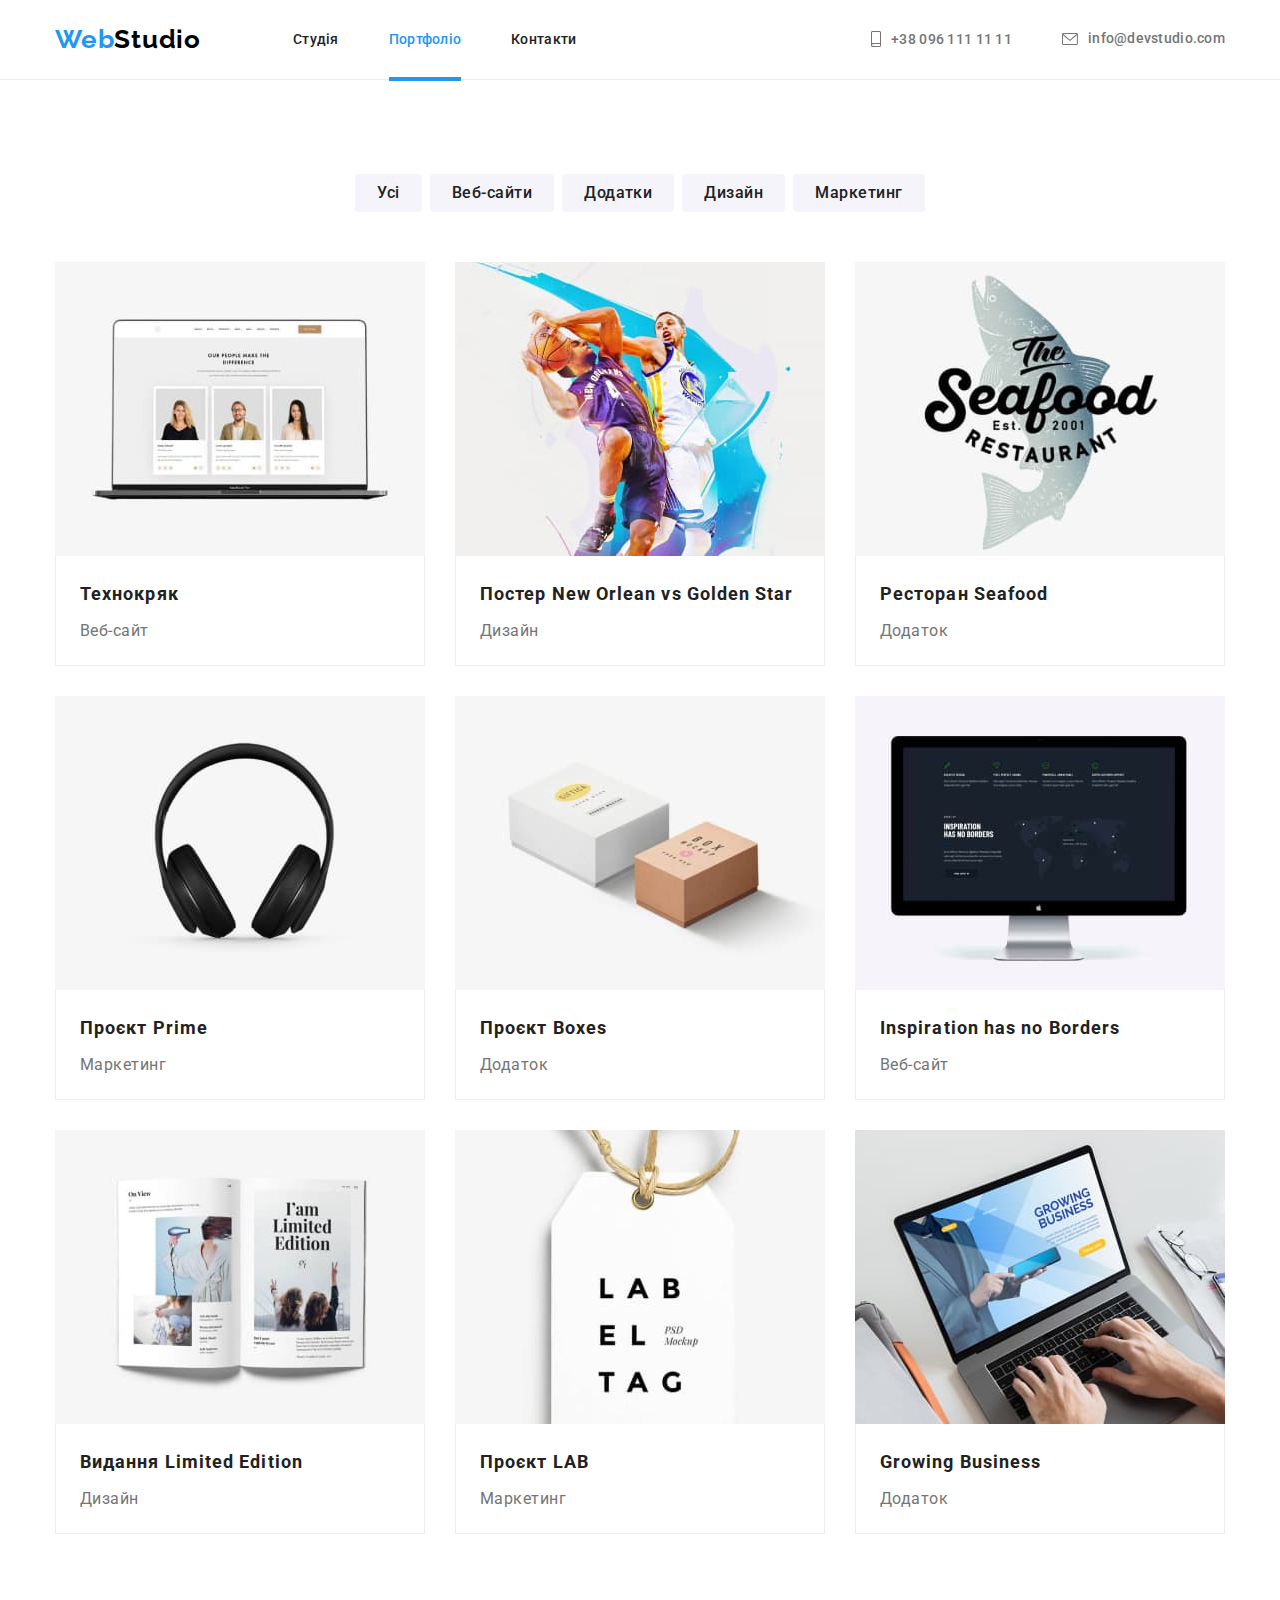
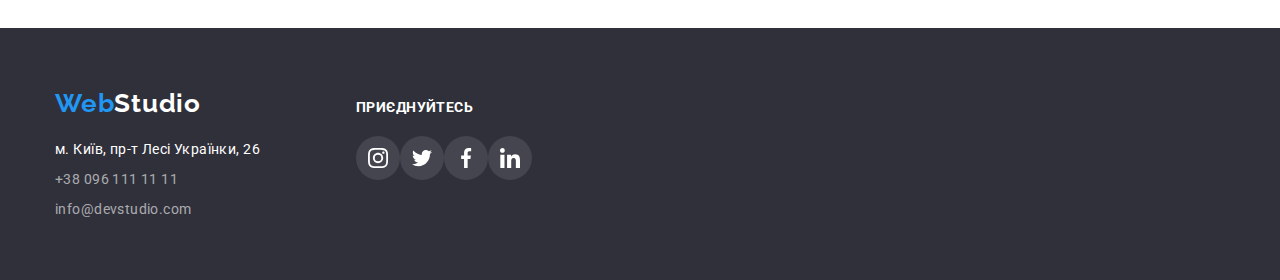
<file: tempr-6/portfolio.html>
<!DOCTYPE html>
<html lang="uk">
  <head>
    <meta charset="UTF-8"/>
    <meta name="viewport" content="width=device-width, initial-scale=1.0"/>
    <title>Портфоліо</title>
    <link
      rel="stylesheet"
      href="https://cdnjs.cloudflare.com/ajax/libs/modern-normalize/1.0.0/modern-normalize.min.css"
    />
    <link href="./css/styles.css" rel="stylesheet" />
    <link rel="preconnect" href="https://fonts.googleapis.com" />
    <link rel="preconnect" href="https://fonts.gstatic.com" crossorigin />
    <link
      href="https://fonts.googleapis.com/css2?family=Raleway:wght@700&family=Roboto:wght@400;500;700;900&display=swap"
      rel="stylesheet"
    />
  </head>
  <body>
    <header class="head-links">
      <div class="container">
        <nav class="top-menu">
          <a class="logo" href="./index.html">Web<span class="black">Studio</span></a>
          <ul class="list-items">
            <li><a class="link" href="./index.html">Студія</a></li>
            <li class="li-relative"><a class="link current" href="">Портфоліо</a></li>
            <li><a class="link" href="">Контакти</a></li>
          </ul>
        </nav>
        <ul class="list-items">
          <li>
            <a class="link contact" href="tel:+380961111111">
              <svg width="10" height="16" class="icon-contact">
                <use href="./images/sprite.svg#smartphone"></use>
              </svg>
              <span>+38 096 111 11 11</span>
            </a>
          </li>
          <li>
            <a class="link contact" href="mailto:info@devstudio.com">
              <svg width="16" height="12" class="icon-contact">
                <use href="./images/sprite.svg#envelope"></use>
              </svg>
              <span>info@devstudio.com</span>
            </a>
          </li>
        </ul>
      </div>
    </header>
    <main>
      <section class="section portfolio">
        <div class="container">
          <h1 class="headlines">Наші роботи</h1>
          <ul class="list-items filters">
            <li><button class="filter" type="button">Усі</button></li>
            <li><button class="filter" type="button">Веб-сайти</button></li>
            <li><button class="filter" type="button">Додатки</button></li>
            <li><button class="filter" type="button">Дизайн</button></li>
            <li><button class="filter" type="button">Маркетинг</button></li>
          </ul>
          <ul class="list-items gallery">
            <li>
              <a class="card-link" href="">
                <div class="relative-container">
                  <img
                    class="images"
                    src="./images/portfolio/img11.jpg"
                    alt="Екран ноутбука"
                    width="370"
                  />
                  <div class="open-up">
                    <p class="open-up-text">
                      Ресурс пропонує комплексні пропозиції з різним рівнем функціоналу та сервісів. 
                      Все це дозволить відвідувачу отримати вичерпні відомості про 
                      компанію чи приватну особу.</p>
                  </div>                  
                </div>
                <div class="gallery-text">
                  <h2 class="name">Технокряк</h2>
                  <p class="type">Веб-сайт</p>
                </div>
              </a>
            </li>
            <li>
              <a class="card-link" href="">
                <div class="relative-container">
                  <img
                    class="images"
                    src="./images/portfolio/img21.jpg"
                    alt="Два баскетболісти в момент гри"
                    width="370"
                  />
                  <div class="open-up">
                    <p class="open-up-text">
                      Ресурс пропонує комплексні пропозиції з різним рівнем функціоналу та сервісів.
                      Все це дозволить відвідувачу отримати вичерпні відомості про
                      компанію чи приватну особу.</p>
                  </div>
                </div>
                <div class="gallery-text">
                  <h2 class="name">Постер New Orlean vs Golden Star</h2>
                  <p class="type">Дизайн</p>
                </div>                
              </a>
            </li>
            <li>
              <a class="card-link" href="">
                <div class="relative-container">
                  <img
                    class="images"
                    src="./images/portfolio/img31.jpg"
                    alt="Логотип рибного ресторану"
                    width="370"
                  />
                  <div class="open-up">
                    <p class="open-up-text">
                      Ресурс пропонує комплексні пропозиції з різним рівнем функціоналу та сервісів.
                      Все це дозволить відвідувачу отримати вичерпні відомості про
                      компанію чи приватну особу.</p>
                  </div>
                </div>
                <div class="gallery-text">
                  <h2 class="name">Ресторан Seafood</h2>
                  <p class="type">Додаток</p>
                </div>
              </a>
            </li>
            <li>
              <a class="card-link" href="">
                <div class="relative-container">
                  <img
                    class="images"
                    src="./images/portfolio/img41.jpg"
                    alt="Навушники закритого типу"
                    width="370"
                  />
                  <div class="open-up">
                    <p class="open-up-text">
                      Ресурс пропонує комплексні пропозиції з різним рівнем функціоналу та сервісів.
                      Все це дозволить відвідувачу отримати вичерпні відомості про
                      компанію чи приватну особу.</p>
                  </div>
                </div>
                <div class="gallery-text">
                  <h2 class="name">Проєкт Prime</h2>
                  <p class="type">Маркетинг</p>
                </div>
              </a>
            </li>
            <li>
              <a class="card-link" href="">
                <div class="relative-container">
                  <img
                    class="images"
                    src="./images/portfolio/img51.jpg"
                    alt="Дві картонні упаковки"
                    width="370"
                  />
                  <div class="open-up">
                    <p class="open-up-text">
                      Ресурс пропонує комплексні пропозиції з різним рівнем функціоналу та сервісів.
                      Все це дозволить відвідувачу отримати вичерпні відомості про
                      компанію чи приватну особу.</p>
                </div>
                </div>      
                <div class="gallery-text">
                  <h2 class="name">Проєкт Boxes</h2>
                  <p class="type">Додаток</p>
                </div>
              </a>
            </li>
            <li>
              <a class="card-link" href="">
                <div class="relative-container">
                  <img
                    class="images"
                    src="./images/portfolio/img61.jpg"
                    alt="Монітор комп'ютера"
                    width="370"
                  />
                  <div class="open-up">
                    <p class="open-up-text">
                      Ресурс пропонує комплексні пропозиції з різним рівнем функціоналу та сервісів.
                      Все це дозволить відвідувачу отримати вичерпні відомості про
                      компанію чи приватну особу.</p>
                  </div>
                </div>
                <div class="gallery-text">
                  <h2 class="name">Inspiration has no Borders</h2>
                  <p class="type">Веб-сайт</p>
                </div>
              </a>
            </li>
            <li>
              <a class="card-link" href="">
                <div class="relative-container">
                  <img
                    class="images"
                    src="./images/portfolio/img71.jpg"
                    alt="Розкрита книга"
                    width="370"
                  />
                  <div class="open-up">
                    <p class="open-up-text">
                      Ресурс пропонує комплексні пропозиції з різним рівнем функціоналу та сервісів.
                      Все це дозволить відвідувачу отримати вичерпні відомості про
                      компанію чи приватну особу.</p>
                  </div>
                </div>
                <div class="gallery-text">
                  <h2 class="name">Видання Limited Edition</h2>
                  <p class="type">Дизайн</p>
                </div>
              </a>
            </li>
            <li>
              <a class="card-link" href="">
                <div class="relative-container">
                  <img
                    class="images"
                    src="./images/portfolio/img81.jpg"
                    alt="Бірка з написом LAB EL TAG"
                    width="370"
                  />
                  <div class="open-up">
                    <p class="open-up-text">
                      Ресурс пропонує комплексні пропозиції з різним рівнем функціоналу та сервісів.
                      Все це дозволить відвідувачу отримати вичерпні відомості про
                      компанію чи приватну особу.</p>
                  </div>
                </div>
                <div class="gallery-text">
                  <h2 class="name">Проєкт LAB</h2>
                  <p class="type">Маркетинг</p>
                </div>
              </a>
            </li>
            <li>
              <a class="card-link" href="">
                <div class="relative-container">
                  <img
                    class="images"
                    src="./images/portfolio/img91.jpg"
                    alt="Руки на клавіатурі ноутбука"
                    width="370"
                  />
                  <div class="open-up">
                    <p class="open-up-text">
                      Ресурс пропонує комплексні пропозиції з різним рівнем функціоналу та сервісів.
                      Все це дозволить відвідувачу отримати вичерпні відомості про
                      компанію чи приватну особу.</p>
                  </div>
                </div>
                <div class="gallery-text">
                  <h2 class="name">Growing Business</h2>
                  <p class="type">Додаток</p>
                </div>
              </a>
            </li>
          </ul>
        </div>
      </section>
    </main>
    <footer class="footer-block">
      <div class="container">
        <div style="width: 231px">
          <a class="logo" href="./index.html">Web<span class="white">Studio</span></a>
          <address class="address-text">
            <p class="office">м. Київ, пр-т Лесі Українки, 26</p>
            <ul class="list-items">
              <li class="contacts">
                <a class="link" href="tel:+380961111111">+38 096 111 11 11</a>
              </li>
              <li class="contacts">
                <a class="link" href="mailto:info@devstudio.com">info@devstudio.com</a>
              </li>
            </ul>
          </address>
        </div>
        <div class="footer-social">
          <p class="headline-social">Приєднуйтесь</p>
          <ul class="list-items footer-social-wrapper">
            <li>
              <a class="circle" href="">
                <svg class="icon-social">
                  <use href="./images/sprite.svg#instagram"></use>
                </svg>
              </a>
            </li>
            <li>
              <a class="circle" href="">
                <svg class="icon-social">
                  <use href="./images/sprite.svg#twitter"></use>
                </svg>
              </a>
            </li>
            <li>
              <a class="circle" href="">
                <svg class="icon-social">
                  <use href="./images/sprite.svg#facebook"></use>
                </svg>
              </a>
            </li>
            <li>
              <a class="circle" href="">
                <svg class="icon-social">
                  <use href="./images/sprite.svg#linkedin"></use>
                </svg>
              </a>
            </li>
          </ul>
        </div>
      </div>
    </footer>
  </body>
</html>
</file>
<file: css/styles.css>
:root {
    --accent-color: #2196F3;
    --headline-color: #212121;
    --text-color: #757575;
    --bg-color: #F5F5F5;
    --black-color: #000;
    --bg-color-black: #2F303A;
    --white-color: #FFF;
    --bg-color-grey: #F5F4FA;
    --white-color-opacity: rgba(255,255,255,0.6);
    --bg-hero: #C4C4C4;
    --transition-speed: 250ms cubic-bezier(0.4, 0, 0.2, 1);
}

body {
    font-family: 'Roboto', 'Verdana', 'Tahoma', sans-serif;
    color: var(--text-color);
    background-color: var(--white-color); 
}

h1, h2, h3, h4, h5, h6, p, input {
   margin: 0;
   padding: 0;
}


.container {
    margin: auto;
    width: 1200px;   
    padding: 0 15px;
}

.head-links {
    background-color: var(--white-color);   
    width: 100%;
    height: 80px;
    padding: 24px 0 25px;
    border-bottom: 1px solid #ECECEC;}


.head-links > .container,
.top-menu {
    display: flex;
    align-items: center;   
}

.top-menu {
    gap: 93px;
}

.li-relative {
   position: relative;
}

.head-links .list-items {
    gap: 50px;
    margin-left: auto;
}

.logo {
    text-decoration: none;
    font-size: 26px;
    font-weight: 700;
    line-height: 1.192;
    letter-spacing: 0.03em;
    font-family: Raleway, Verdana, Geneva, Tahoma, sans-serif;
    color: var(--accent-color);
    width: 145px;    
}

.logo>.black {
    color: var(--black-color);
}

.logo>.white {
    color: var(--white-color);
}

 .list-items {
     list-style-type: none;
     margin: 0;
     padding: 0;
     display: flex;
     flex-wrap: wrap;    
 }

 .portfolio {
    background-color: var(--white-color);
 }

 .list-items.filters {
    justify-content: center;
    gap: 8px;
    margin-bottom: 50px;
 }

 .list-items.gallery {      
    justify-content: space-between;
    gap: 30px;
 }

 .list-items .filter {   
     font-weight: 500;
     line-height: 1.625;
     letter-spacing: 0.03em;
     color: var(--headline-color);
     background-color: var(--bg-color-grey);
     text-align: center;
     padding: 6px 22px;
     border-radius: 4px;
     border: 0;  
     cursor: pointer;
     transition: color var(--transition-speed), background-color var(--transition-speed),
     box-shadow var(--transition-speed);   
 }

 .list-items .filter:hover,
 .list-items .filter:focus {
     color: var(--white-color);
     background-color: var(--accent-color);     
     box-shadow: 0px 3px 1px rgba(0, 0, 0, 0.1), 
     0px 1px 2px rgba(0, 0, 0, 0.08), 
     0px 2px 2px rgba(0, 0, 0, 0.12);
     
 }

.link {
    text-decoration: none;
    color: var(--text-color);    
    font-size: 14px;
    font-weight: 500;
    line-height: 1.14;
    letter-spacing: 0.02em;
    transition: color var(--transition-speed);
}

.top-menu .link {
    color: var(--headline-color);    
}

.top-menu .link.current::after {
   content: "";
   display: block;
   position: absolute;
   margin-top: 28px;   
   width: 100%;
   height: 4px;
   background-color: #2196F3;
   

}

.link.contact {
   display: flex;
   justify-content: space-between;
   align-items: center;
   gap: 10px;
}

.link.current,
.link:hover,
.link:focus {
    color: var(--accent-color);
    
}

.icon-contact {
   fill: currentColor;
}

.card-link {
    text-decoration: none;
    color: var(--text-color);     
    display: block;   
    transition: box-shadow var(--transition-speed); 
}

.card-link:hover {
   box-shadow: 0px 1px 1px rgba(0, 0, 0, 0.12), 
   0px 4px 4px rgba(0, 0, 0, 0.06), 
   1px 4px 6px rgba(0, 0, 0, 0.16);
}

 .open-up {
   position: absolute;
   background-color: rgba(33, 150, 243, 0.9);    
   width: 100%;
   height: 100%;   
   transform: translateY(0);
   transition: transform var(--transition-speed);
   padding: 63px 24px;
}
  
.card-link:hover .open-up {   
   transform: translateY(-100%);  
}

.open-up-text {
   font-size: 18px;
   line-height: 1.556;
   letter-spacing: 0.03em;
   color:var(--white-color);
}

.gallery-text {
    padding: 20px 24px  19px;
    border: 1px solid #EEEEEE;
    border-top: none;
}

.card-link .name {
    font-weight: 700;
    font-size: 18px;
    line-height: 2;
    color: var(--headline-color);
    letter-spacing: 0.06em;
    margin: 0 0 4px;
}

.card-link .type {    
    line-height: 1.875;
    letter-spacing: 0.03em;
    margin: 0;
}

 .hero {
    background-image: linear-gradient(to right,
    rgba(47, 48, 58, 0.4), rgba(47, 48, 58, 0.4)),
    url("../images/banner.jpg");
    max-width: 1600px;
    margin-left: auto;
    margin-right: auto;
    background-color: var(--bg-hero);
    background-size: cover;
    padding: 200px 0;
 }

 .hero > .container {    
    text-align: center;
 }

 .section {
    padding: 94px 0;
 }

 .directions {
    padding-top: 0;
 }

 .advantages .headlines,
 .portfolio .headlines  {
    display: none;
 }

 .main-header {
    width: 696px;
    margin: 0 auto 30px;  
    text-transform: uppercase;
    font-size: 44px;
    font-weight: 900;
    line-height: 1.36;
    color: var(--white-color);
    letter-spacing: 0.06em ;
    
 }

 .big-button {    
    background-color: var(--accent-color);
    font-weight: 700;
    font-size: 16px;
    line-height: 1.875;
    color: var(--white-color);
    letter-spacing: 0.06em;
    cursor: pointer;
    padding: 10px 32px;   
    border: 0;
    border-radius: 4px;
    box-shadow: 0px 4px 4px rgba(0, 0, 0, 0.15);
 }

 .text-box {
    width: 270px;    
 }

 .icon-wrapper {
    width: 270px;
    height: 120px;
    background-color: var(--bg-color-grey);
    border-radius: 4px;
    margin-bottom: 30px;
    display: flex;
    justify-content: center;
    align-items: center;
 }

 .icon-advant {  
    width: 70px; 
    height: 70px;    
 }  

 .features {
     font-weight: 700;
     font-size: 14px;
     line-height: 1.14;
     letter-spacing: 0.03em;
     text-transform: uppercase;
     color: var(--headline-color);
     margin: 0 0 10px;
 }

 .advantages .description {
     font-size: 14px;
     line-height: 1.714;
     letter-spacing: 0.03em;
     margin: 0;
 }

 .advantages .list-items,
 .directions .list-items,
 .team .list-items 
  {   
    justify-content: space-between;
 }

 .directions .headlines,
 .team .headlines,
 .clients .headlines {
    margin-bottom: 50px;
 }

 .headlines {
     font-weight: 700;
     font-size: 36px;
     line-height: 1.17;
     text-align: center;
     letter-spacing: 0.03em;
     color: var(--headline-color);
     margin: 0;
 }

 .relative-container {
   position: relative;
   overflow: hidden;
 }

 .label {
   position: absolute;
   bottom: 0;
   background-color:rgba(47, 48, 58, 0.8);
   width: 100%;
   padding: 27px;
 }

 .label-headline {   
   font-size: 14px;
   line-height: 1.145;
   text-align: center;
   letter-spacing: 0.03em;
   text-transform: uppercase;
   color: var(--white-color);
   margin: 0;
 }

 .images {
    display: block;
    max-width: 100%;
    height: auto;
 }

 .team {
     background-color: var(--bg-color-grey);
 }

 .member-card {
   background-color: var(--white-color);     
   box-shadow: 0px 1px 3px rgba(0, 0, 0, 0.12), 
   0px 1px 1px rgba(0, 0, 0, 0.14), 
   0px 2px 1px rgba(0, 0, 0, 0.2);
   border-radius: 0px 0px 4px 4px;
 }

 .team-text {
    padding: 30px 0;
    background-color: var(--white-color);
 }

 .team .member {
     font-weight: 500;
     font-size: 16px;
     line-height: 1.2;
     text-align: center;
     letter-spacing: 0.03em;
     color: var(--headline-color);
     margin:  0 0 10px;
 }

 .team .profession {
     text-align: center;
     line-height: 1.2;
     letter-spacing: 0.03em;
     margin: 0 0 16px;
 }

 .social-div {
   margin-bottom: 30px;
 }


 .list-items.social-wrapper {    
    display: flex;
    justify-content: center;
    align-items: center;
    gap: 10px;
    background-color: var(--white-color);
 }

 .circle {
    display: flex;
    justify-content: center;
    align-items: center;
    width: 44px;
    height: 44px;    
    border-radius: 50%;
    color: #AFB1B8;  
    transition: background-color var(--transition-speed), color var(--transition-speed);  
 }

 .circle:hover, .circle:focus{
   background-color: #2196F3;
   color: #FFF;
   
 }

 .icon-social {
    width: 20px;
    height: 20px;
    fill: currentColor;
 }

 .logos {
    display: flex;
    justify-content: space-between;
 }

 .client-logo {
   display: flex;
   justify-content: center;
   align-items: center;
   width: 170px;
   height: 92px;
   border: 1px solid #AFB1B8;
   border-radius: 4px;   
   color: #AFB1B8;
   transition: border-color var(--transition-speed), color var(--transition-speed);
 }

 .client-logo:hover, .client-logo:focus {
   border-color: #2196F3;
   color: #2196F3;
  

 }
 .icon-logo {
    width: 106px;
    height: 60px;   
    fill: currentColor; 
 }

 .footer-block {
    background-color: var(--bg-color-black);  
    padding: 60px 0;
 }

 .footer-block .container {
   display: flex;
   align-items: baseline;    
 }

 .footer-left-block {
   margin-right: 70px;
 }
 
 .address-text {    
    font-size: 14px;
    font-style: normal;
    line-height: 1.5;
    color: var(--white-color);
    letter-spacing: 0.03em;
    text-align: left;
    margin-top: 20px;
    width: 231px;
 }

 .office {
    margin: 0;
 }

 .contacts {
    margin-top: 9px;
 }

 .address-text > .list-items {
    display: block;
 } 

 .address-text .link {
    color: var(--white-color-opacity);
    font-weight: normal;
    line-height: 1.5;
    letter-spacing: 0.03em; 
    display: inline-block;     
    
 }
  .address-text .link:hover,
  .address-text .link:focus{
      color: var(--accent-color); 
      transition: color var(--transition-speed);     
  } 

  .footer-social {
   margin-right: 93px;     
  }

  .footer-social-wrapper {
      display: flex;
      gap: 10px;      
      flex-wrap: nowrap;
  }

  .footer-social-wrapper .circle {
   color: #FFF;
   background-color: rgba(255, 255, 255, 0.1);   
  }

  .footer-social-wrapper .circle:hover {
     background-color: #2196F3;
     transition: background-color var(--transition-speed);
  }

  .headline-social {
      font-weight: 700;
      font-size: 14px;
      line-height: 1.14;
      letter-spacing: 0.03em;
      text-transform: uppercase;
      color: var(--white-color);
      margin: 0 0 20px;  
   }
 
  .footer-form-wrapper {
      display: flex;
  }

  .footer-input {
   width: 358px;
   height: 50px;   
   background-color: transparent;
   border: 1px solid rgba(255, 255, 255, 0.3);
   filter: drop-shadow(0px 4px 4px rgba(0, 0, 0, 0.15));
   border-radius: 4px;
   padding: 0 16px;
   color: var(--white-color);
  }

  .footer-input::placeholder {
   padding-left: 16px;
   font-weight: 400;
   font-size: 16px;
   line-height: 20px;   
   letter-spacing: 0.03em;
   color: rgba(255, 255, 255, 0.6);
  }  

  .subscribe {
   display: flex;
   align-items: center;
   gap: 10px;
   padding-left: 4px;
   
  }

  .big-button.plane {
   padding: 10px 28px;
   margin-left: 12px;
  }

  .icon-send {
   width: 24px;
   height: 24px;
   fill: var(--white-color);
  }

  .overlay {
   position: fixed;
   top: 0;
   width: 100%;
   height: 100%;
   background-color: rgba(0, 0, 0, 0.2);
  }

  .overlay.is-hidden {
   opacity: 0;
   pointer-events: none;
  }

  .overlay.is-hidden .modal {
   opacity: 0;
   transform: translate(-50%, 70%) scale(0.1);
  }

  .modal {
   position: absolute;
   top: 50%;
   left: 50%;
   width: 528px;
   height: 581px;
   padding: 40px;
   background-color: var(--white-color);
   transform: translate(-50%, -50%) scale(1);
   box-shadow: 0px 1px 3px rgba(0, 0, 0, 0.12), 0px 1px 1px rgba(0, 0, 0, 0.14), 
   0px 2px 1px rgba(0, 0, 0, 0.2);
   border-radius: 4px;
   opacity: 1;
   transition: transform var(--transition-speed), opacity var(--transition-speed);
  }
  
  .close-button {
   position: absolute;
   display: flex;
   align-items: center;
   justify-content: center;
   top: 8px;
   right: 8px;   
   padding: 0;  
   width: 30px;
   height: 30px;  
   background: #FFFFFF;
   border: 1px solid rgba(0, 0, 0, 0.1);
   border-radius: 50%;
   cursor: pointer;
  }

  .close-button:hover {   
   color: var(--accent-color);
  }

  .icon-close {
   width: 18px;
   height: 18px;
   fill: currentColor;
  }


  .form-contacts {
   margin-top: 2px;   
  }

 .form-headline {   
   font-size: 20px;
   line-height: 1.15;  
   text-align: center; 
   letter-spacing: 0.03em;
   color: #212121;
   margin-bottom: 12px;
 }

 .input-container {
   position: relative;  
   margin-bottom: 10px; 
 }
 
  .modal-input {
   display: block;
   width: 448px;
   height: 40px;
   padding-left: 42px;
   border: 1px solid rgba(33, 33, 33, 0.2);
   border-radius: 4px;   
   color: var(--headline-color);
  }

  .modal-input:hover, .modal-input:focus {
   border-color: var(--accent-color)
  }

  .modal-input:hover ~ .icon-input {
   fill: var(--accent-color);
  }

  .modal-input:focus ~ .icon-input {
   fill:var(--accent-color);
  }

  .input-label {
   display: block;
   margin-bottom: 4px;
   font-weight: 400;
   font-size: 12px;
   line-height: 14px;
   letter-spacing: 0.01em;
   color: #757575;
  }

  .icon-input {
   position: absolute;
   display: block;
   left: 12px;
   bottom: 11px;
   width: 18px;
   height: 18px;
   fill: var(--headline-color);
  }

  .text-comment {
   display: block;   
   width: 448px;
   height: 120px;
   padding: 11px 15px;
   border: 1px solid rgba(33, 33, 33, 0.2);
   border-radius: 4px;
   resize: none;
  }

  .text-comment::placeholder {
   font-weight: 400;
   font-size: 12px;
   line-height: 1.167;
   letter-spacing: 0.01em;
   color: rgba(117, 117, 117, 0.5);
  }

  .text-comment:hover, .text-comment:focus {
   border-color: var(--accent-color);
  }

  .agree-container {
   display:flex;
   justify-content: center;   
   margin: 20px 0 30px;   
  }

  .agree-label {
   display:flex;
   align-items: center;
   align-items: center;
   gap: 7px;
   font-weight: 400;
   font-size: 14px;
   line-height: 1.714;
   letter-spacing: 0.03em;
   color: #757575;    
  }

  .checkbox {
   appearance: none;
   position: absolute;
  }

  .icon-check {   
   width: 16px;
   height: 15px;
   fill: white;
   transition: background-color var(--transition-speed), border-radius var(--transition-speed);
  }

  .checkbox:checked + .icon-check {
   background-color: var(--accent-color);
   border-radius: 2px;
  }

  .checkbox:checked + .icon-check .unchecked{
   opacity: 0;
  }

  .icon-check .unchecked {
   transition: opacity var(--transition-speed);   
  }
  
  .simple-link {
   color: var(--accent-color);
   text-underline-position: under;
  }

  .big-button.send {
   padding: 10px 52px;
   display: block;
   margin: 0 auto;
  }
</file>
<file: tempr-6/css/styles.css>
:root {
    --accent-color: #2196F3;
    --headline-color: #212121;
    --text-color: #757575;
    --bg-color: #F5F5F5;
    --black-color: #000;
    --bg-color-black: #2F303A;
    --white-color: #FFF;
    --bg-color-grey: #F5F4FA;
    --white-color-opacity: rgba(255,255,255,0.6);
    --bg-hero: #C4C4C4;

    --transition-speed: 250ms cubic-bezier(0.4, 0, 0.2, 1);
}

@keyframes moving-up {
   0% {
     /* Властивості для зміни */
     transform: translateY(0);
   } 
   /* Довільна кількість проміжних кадрів */
 
   100% {
      transform: translateY(-294px);
   }
 }

body {
    font-family: 'Roboto', 'Verdana', 'Tahoma', sans-serif;
    color: var(--text-color);
    background-color: var(--white-color); 
}


.container {
    margin: auto;
    width: 1200px;   
    padding: 0 15px;
}

.head-links {
    background-color: var(--white-color);   
    width: 100%;
    height: 80px;
    padding: 24px 0 25px;
    border-bottom: 1px solid #ECECEC;}


.head-links > .container,
.top-menu {
    display: flex;
    align-items: center;   
}

.top-menu {
    gap: 93px;
}

.li-relative {
   position: relative;
}

.head-links .list-items {
    gap: 50px;
    margin-left: auto;
}

.logo {
    text-decoration: none;
    font-size: 26px;
    font-weight: 700;
    line-height: 1.192;
    letter-spacing: 0.03em;
    font-family: Raleway, Verdana, Geneva, Tahoma, sans-serif;
    color: var(--accent-color);
    width: 145px;    
}

.logo>.black {
    color: var(--black-color);
}

.logo>.white {
    color: var(--white-color);
}

 .list-items {
     list-style-type: none;
     margin: 0;
     padding: 0;
     display: flex;
     flex-wrap: wrap;    
 }

 .portfolio {
    background-color: var(--white-color);
 }

 .list-items.filters {
    justify-content: center;
    gap: 8px;
    margin-bottom: 50px;
 }

 .list-items.gallery {      
    justify-content: space-between;
    gap: 30px;
 }

 .list-items .filter {
    font-family: 'Roboto', 'Verdana', 'Tahoma', sans-serif;
     font-size: 16px;
     font-weight: 500;
     line-height: 1.625;
     letter-spacing: 0.03em;
     color: var(--headline-color);
     background-color: var(--bg-color-grey);
     text-align: center;
     padding: 6px 22px;
     border-radius: 4px;
     border: 0;     
 }

 .list-items .filter:hover,
 .list-items .filter:focus {
     color: var(--white-color);
     background-color: var(--accent-color);     
     cursor: pointer;
     box-shadow: 0px 3px 1px rgba(0, 0, 0, 0.1), 
     0px 1px 2px rgba(0, 0, 0, 0.08), 
     0px 2px 2px rgba(0, 0, 0, 0.12);
     transition: color var(--transition-speed), background-color var(--transition-speed),
     box-shadow var(--transition-speed);
 }

.link {
    text-decoration: none;
    color: var(--text-color);    
    font-size: 14px;
    font-weight: 500;
    line-height: 1.14;
    letter-spacing: 0.02em;
}

.top-menu .link {
    color: var(--headline-color);    
}

.top-menu .link.current::after {
   content: "";
   display: block;
   position: absolute;
   margin-top: 28px;   
   width: 100%;
   height: 4px;
   background-color: #2196F3;
}

.link.contact {
   display: flex;
   justify-content: space-between;
   align-items: center;
   gap: 10px;
}

.link.current,
.link:hover,
.link:focus {
    color: var(--accent-color);
    transition: color var(--transition-speed);
}

.icon-contact {
   fill: currentColor;
}

.card-link {
    text-decoration: none;
    color: var(--text-color);     
    display: block;    
}

.card-link:hover {
   box-shadow: 0px 1px 1px rgba(0, 0, 0, 0.12), 
   0px 4px 4px rgba(0, 0, 0, 0.06), 
   1px 4px 6px rgba(0, 0, 0, 0.16);
   transition: box-shadow var(--transition-speed);

}

 .open-up {
   position: absolute;
   background-color: rgba(33, 150, 243, 0.9);    
   width: 370px;
   height: 294px;   
   transform: translateY(0);
   transition: transform var(--transition-speed);
   padding: 63px 24px;
}
  
.card-link:hover .open-up {   
   transform: translateY(-100%);  
}

.open-up-text {
   font-size: 18px;
   line-height: 1.556;
   letter-spacing: 0.03em;
   color:var(--white-color);
}

.gallery-text {
    padding: 20px 24px  19px;
    border: 1px solid #EEEEEE;
    border-top: none;
}

.card-link .name {
    font-weight: 700;
    font-size: 18px;
    line-height: 2;
    color: var(--headline-color);
    letter-spacing: 0.06em;
    margin: 0 0 4px;
}

.card-link .type {    
    line-height: 1.875;
    letter-spacing: 0.03em;
    margin: 0;
}

 .hero {
    background-image: linear-gradient(to right,
    rgba(47, 48, 58, 0.4), rgba(47, 48, 58, 0.4)),
    url("../images/banner.jpg");
    max-width: 1600px;
    margin-left: auto;
    margin-right: auto;
    background-color: var(--bg-hero);
    background-size: cover;
 }

 .hero > .container {
    padding: 200px 252px;
    text-align: center;
 }

 .section {
    padding: 94px 0;
 }

 .directions {
    padding-top: 0;
 }

 .advantages .headlines,
 .portfolio .headlines  {
    display: none;
 }

 .main-header {
    text-transform: uppercase;
    font-size: 44px;
    font-weight: 900;
    line-height: 1.36;
    color: var(--white-color);
    margin: 0 0 30px;   
 }

 .big-button {
    font-family: 'Roboto', 'Verdana', 'Tahoma', sans-serif;
    background-color: var(--accent-color);
    font-weight: 700;
    font-size: 16px;
    line-height: 1.875;
    color: var(--white-color);
    letter-spacing: 0.06em;
    cursor: pointer;
    padding: 10px 32px;   
    border: 0;
    border-radius: 4px;
    box-shadow: 0px 4px 4px rgba(0, 0, 0, 0.15);
 }

 .text-box {
    width: 270px;    
 }

 .icon-wrapper {
    width: 270px;
    height: 120px;
    background-color: var(--bg-color-grey);
    border-radius: 4px;
    margin-bottom: 30px;
    display: flex;
    justify-content: center;
    align-items: center;
 }

 .icon-advant {  
    width: 70px; 
    height: 70px;    
 }  

 .features {
     font-weight: 700;
     font-size: 14px;
     line-height: 1.14;
     letter-spacing: 0.03em;
     text-transform: uppercase;
     color: var(--headline-color);
     margin: 0 0 10px;
 }

 .advantages .description {
     font-size: 14px;
     line-height: 1.714;
     letter-spacing: 0.03em;
     margin: 0;
 }

 .advantages .list-items,
 .directions .list-items,
 .team .list-items 
  {   
    justify-content: space-between;
 }

 .directions .headlines,
 .team .headlines,
 .clients .headlines {
    margin-bottom: 50px;
 }

 .headlines {
     font-weight: 700;
     font-size: 36px;
     line-height: 1.17;
     text-align: center;
     letter-spacing: 0.03em;
     color: var(--headline-color);
     margin: 0;
 }

 .relative-container {
   position: relative;
   overflow: hidden;
 }

 .label {
   position: absolute;
   bottom: 0;
   background-color:rgba(47, 48, 58, 0.8);
   width: 100%;
   padding: 27px;
 }

 .label-headline {
   font-weight: 700;
   font-size: 14px;
   line-height: 1.145;
   text-align: center;
   letter-spacing: 0.03em;
   text-transform: uppercase;
   color: var(--white-color);
   margin: 0;
 }

 .images {
    display: block;
    max-width: 100%;
    height: auto;
 }

 .team {
     background-color: var(--bg-color-grey);
 }

 .member-card {
   background: #FFFFFF;       
   box-shadow: 0px 1px 3px rgba(0, 0, 0, 0.12), 
   0px 1px 1px rgba(0, 0, 0, 0.14), 
   0px 2px 1px rgba(0, 0, 0, 0.2);
   border-radius: 0px 0px 4px 4px;
 }

 .team-text {
    padding: 30px 0 0;
    background-color: var(--white-color);
 }

 .team .member {
     font-weight: 500;
     font-size: 16px;
     line-height: 1.2;
     text-align: center;
     letter-spacing: 0.03em;
     color: var(--headline-color);
     margin:  0 0 10px;
 }

 .team .profession {
     text-align: center;
     line-height: 1.2;
     letter-spacing: 0.03em;
     margin: 0 0 16px;
 }

 .social-div {
   margin-bottom: 30px;
 }


 .list-items.social-wrapper {    
    display: flex;
    justify-content: center;
    align-items: center;
    gap: 10px;
    background-color: var(--white-color);
 }

 .icon-social {
    width: 20px;
    height:20px;
    fill: currentColor;
 }

 .circle {
    width: 44px;
    height: 44px;    
    padding: 12px;
    border-radius: 50%;
    color: #AFB1B8;
    display: block;
 }

 .circle:hover {
   background-color: #2196F3;
   color: #FFF;
   transition: background-color var(--transition-speed), color var(--transition-speed);
 }

 .icon-social {
    width: 20px;
    height: 20px;
    fill: currentColor;
 }

 .logos {
    display: flex;
    justify-content: space-between;
 }

 .client-logo {
   display: flex;
   justify-content: center;
   align-items: center;
   width: 170px;
   height: 92px;
   border: 1px solid #AFB1B8;
   border-radius: 4px;   
   color: #AFB1B8;
 }

 .client-logo:hover {
   border-color: #2196F3;
   color: #2196F3;
   transition: border-color var(--transition-speed), color var(--transition-speed);

 }
 .icon-logo {
    width: 106px;
    height: 60px;   
    fill: currentColor; 
 }

 .footer-block {
    background-color: var(--bg-color-black);  
    padding: 60px 15px;
 }

 .footer-block .container {
   display: flex;
   align-items: baseline;   
   gap: 70px;
 }
 
 .address-text {    
    font-size: 14px;
    font-style: normal;
    line-height: 1.5;
    color: var(--white-color);
    letter-spacing: 0.03em;
    text-align: left;
    margin-top: 20px;
    width: 231px;
 }

 .office {
    margin: 0;
 }

 .contacts {
    margin-top: 9px;
 }

 .address-text > .list-items {
    display: block;
 } 

 .address-text .link {
    color: var(--white-color-opacity);
    font-weight: normal;
    line-height: 1.5;
    letter-spacing: 0.03em; 
    display: inline-block;     
    
 }
  .address-text .link:hover,
  .address-text .link:focus{
      color: var(--accent-color); 
      transition: color var(--transition-speed);     
  }

 

  .footer-social-wrapper {
      display: flex;
      justify-content: space-between;      
  }

  .footer-social-wrapper .circle {
   color: #FFF;
   background-color: rgba(255, 255, 255, 0.1);
  }

  .footer-social-wrapper .circle:hover {
     background-color: #2196F3;
     transition: background-color var(--transition-speed);
  }

  .headline-social {
      font-weight: 700;
      font-size: 14px;
      line-height: 1.14;
      letter-spacing: 0.03em;
      text-transform: uppercase;
      color: var(--white-color);
      margin: 0 0 20px;
  }

  .overlay {
   position: fixed;
   top: 0;
   width: 100%;
   height: 100%;
   background-color: rgba(0, 0, 0, 0.2);
  }

  .overlay.is-hidden {
   opacity: 0;
   pointer-events: none;
  }

  .overlay.is-hidden .modal {
   opacity: 0;
   transform: translate(-50%, 70%) scale(0.1);
  }

  .modal {
   position: absolute;
   top: 50%;
   left: 50%;
   width: 528px;
   height: 581px;
   background-color: var(--white-color);
   transform: translate(-50%, -50%) scale(1);
   box-shadow: 0px 1px 3px rgba(0, 0, 0, 0.12), 0px 1px 1px rgba(0, 0, 0, 0.14), 
   0px 2px 1px rgba(0, 0, 0, 0.2);
   border-radius: 4px;
   opacity: 1;
   transition: transform var(--transition-speed), opacity var(--transition-speed);
  }

  .close-button {
   display: flex;
   align-items: center;
   justify-content: center;
   margin-top: 8px;
   margin-right: 8px;
   margin-left: auto;   
   padding: 0;  
   width: 30px;
   height: 30px;  
   background: #FFFFFF;
   border: 1px solid rgba(0, 0, 0, 0.1);
   border-radius: 50%;
  }

  .icon-close {
   width: 18px;
   height: 18px;
   fill: currentColor;
  }

  .chkbx {
   position: relative;
   width: 16px;
   height: 15px;
   background-color: #2196F3;
   border-radius: 2px;
  }

  .icon-check {
   position: absolute;
   width: 16px;
   height: 15px;
   fill: white;
  }
</file>
